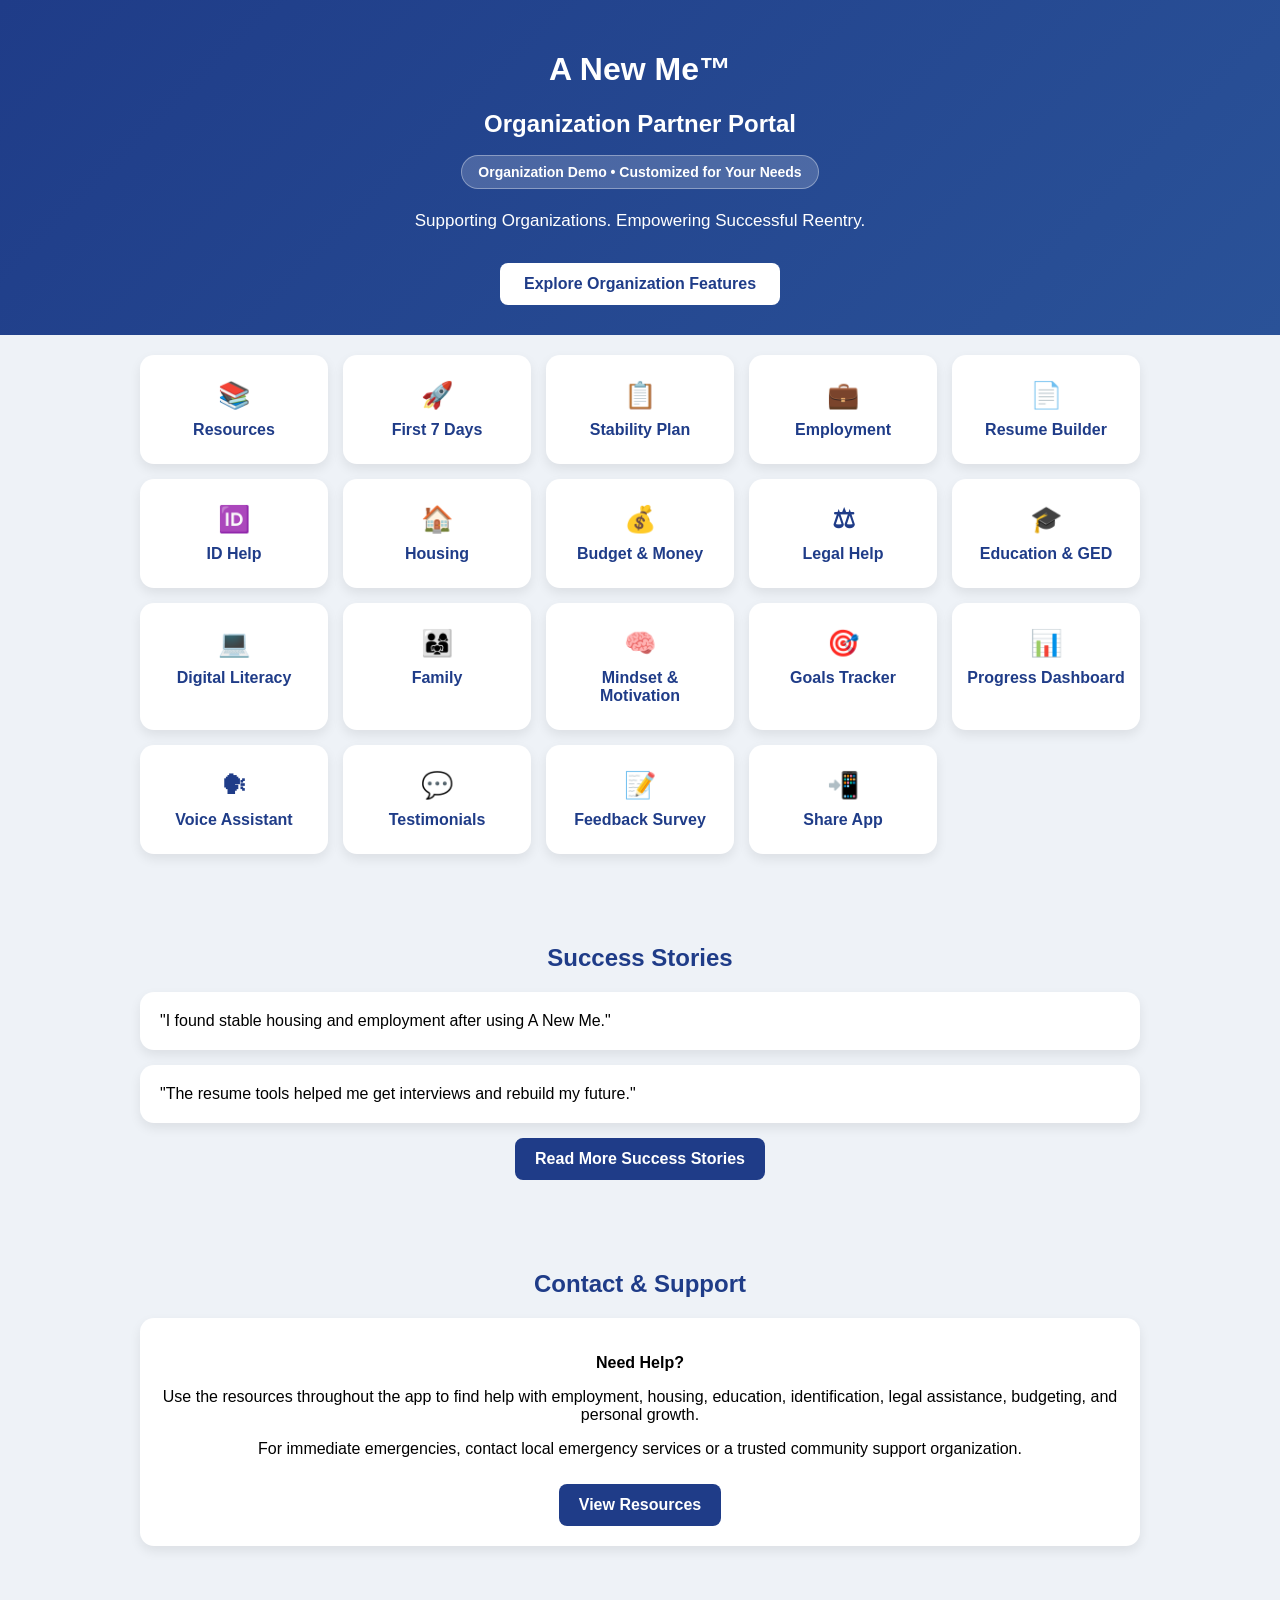
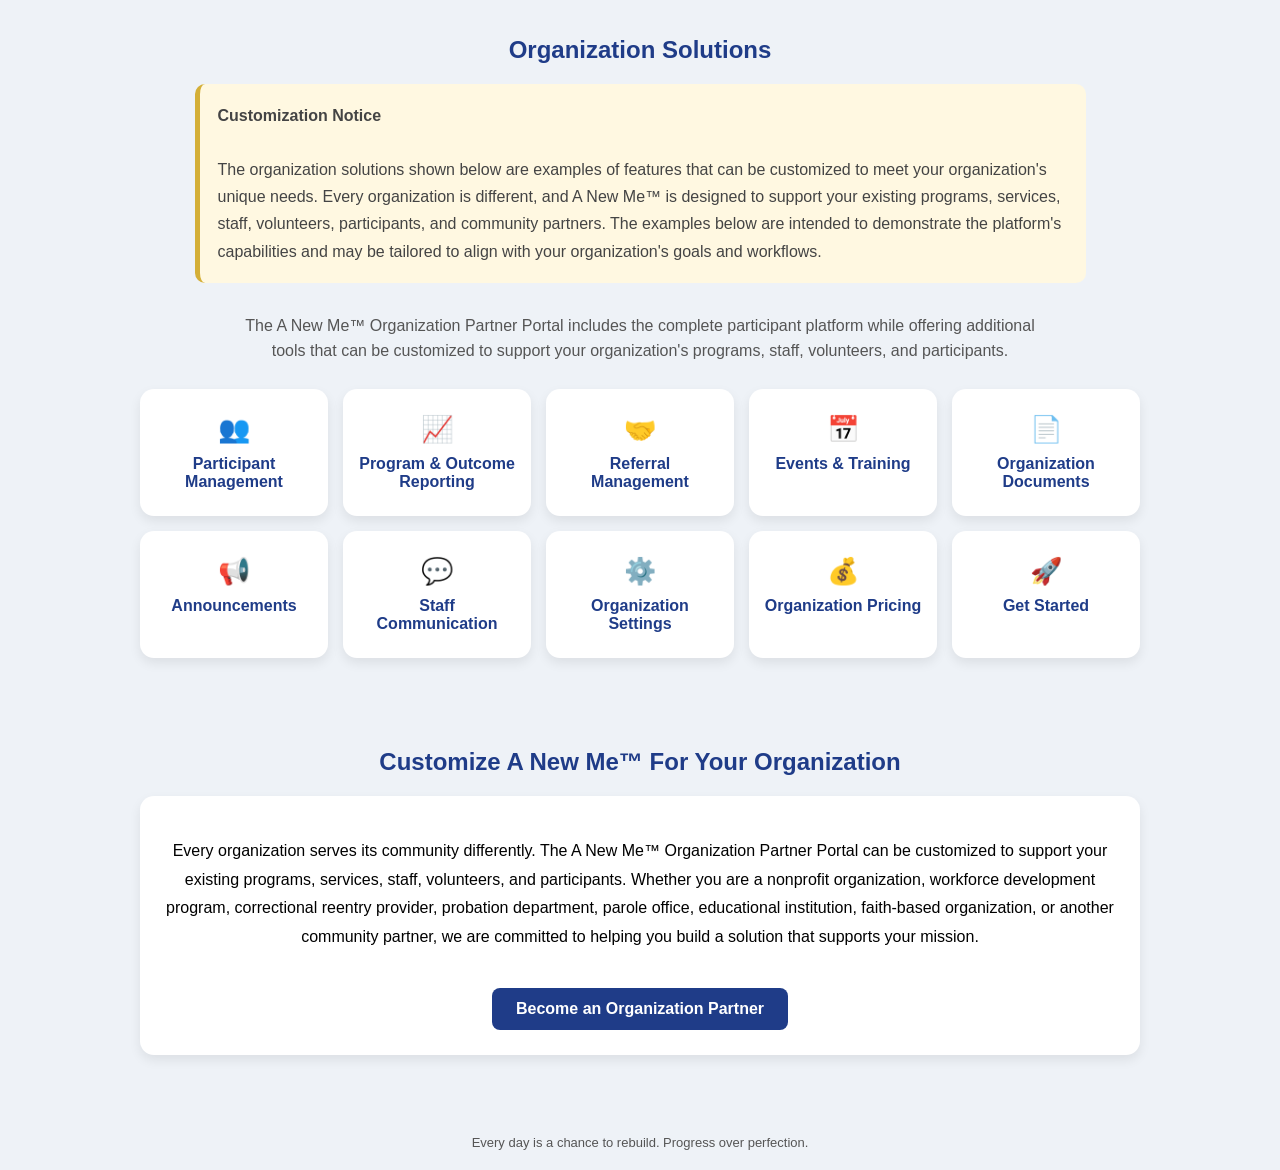
<file: index.html>
<!DOCTYPE html>
<html lang="en">
<head>
<meta charset="UTF-8">
<meta name="viewport" content="width=device-width, initial-scale=1.0">
<title>A New Me | Reentry Support</title>

<link rel="manifest" href="manifest.json">
<meta name="theme-color" content="#1f3c88">

<style>
body {
  margin: 0;
  font-family: 'Segoe UI', Arial, sans-serif;
  background: #eef2f7;
}

.header {
  background: linear-gradient(135deg, #1f3c88, #2a5298);
  color: white;
  text-align: center;
  padding: 30px 20px;
}

.get-started-btn {
  display: inline-block;
  margin-top: 15px;
  padding: 12px 24px;
  background: white;
  color: #1f3c88;
  text-decoration: none;
  border-radius: 8px;
  font-weight: bold;
}

.get-started-btn:hover {
  background: #f0f0f0;
}

.container {
  padding: 20px;
  max-width: 1000px;
  margin: auto;
}

.grid {
  display: grid;
  grid-template-columns: repeat(auto-fit, minmax(160px, 1fr));
  gap: 15px;
}

.card {
  background: white;
  padding: 25px 15px;
  border-radius: 14px;
  text-align: center;
  text-decoration: none;
  color: #1f3c88;
  font-weight: bold;
  box-shadow: 0 5px 12px rgba(0,0,0,0.08);
}

.card span {
  display: block;
  font-size: 26px;
  margin-bottom: 10px;
}

.footer {
  text-align: center;
  padding: 20px;
  font-size: 13px;
  color: #555;
}
</style>
</head>

<body>

<div class="header">
  <h1>A New Me™</h1>

  <h2 style="
    margin:10px 0 5px;
    font-size:24px;
    font-weight:600;
    color:#ffffff;
  ">
    Organization Partner Portal
  </h2>
<div style="
display:inline-block;
margin:12px 0;
padding:8px 16px;
background:rgba(255,255,255,0.18);
border:1px solid rgba(255,255,255,0.35);
border-radius:25px;
font-size:14px;
font-weight:600;
">

Organization Demo • Customized for Your Needs

</div>
  <p style="
    font-size:17px;
    margin-top:10px;
  ">
    Supporting Organizations. Empowering Successful Reentry.
  </p>

<a href="#organization-solutions" class="get-started-btn">
    Explore Organization Features
</a>
</div>

<div class="container">

<div class="grid">

<a href="resources.html" class="card"><span>📚</span>Resources</a>
<a href="start-here.html" class="card"><span>🚀</span>First 7 Days</a>
<a href="stability.html" class="card"><span>📋</span>Stability Plan</a>
<a href="employment.html" class="card"><span>💼</span>Employment</a>
<a href="resume.html" class="card"><span>📄</span>Resume Builder</a>
<a href="id-help.html" class="card"><span>🆔</span>ID Help</a>
<a href="housing.html" class="card"><span>🏠</span>Housing</a>
<a href="money.html" class="card"><span>💰</span>Budget & Money</a>
<a href="legal.html" class="card"><span>⚖</span>Legal Help</a>
<a href="education.html" class="card"><span>🎓</span>Education & GED</a>

<a href="digital-literacy.html" class="card"><span>💻</span>Digital Literacy</a>
<a href="family.html" class="card"><span>👨‍👩‍👧</span>Family</a>

<a href="mindset.html" class="card"><span>🧠</span>Mindset & Motivation</a>

<a href="goals.html" class="card"><span>🎯</span>Goals Tracker</a>

<a href="dashboard.html" class="card">
  <span>📊</span>
  Progress Dashboard
</a>

<a href="bot.html" class="card"><span>🗣</span>Voice Assistant</a>
<a href="testimonials.html" class="card"><span>💬</span>Testimonials</a>

<a href="https://docs.google.com/forms/d/e/1FAIpQLSdHkn_0W2xaXeeErb5x9hnT3I7CQLUm9-NyAA2E4jd549Jq8w/viewform"
   class="card"
   target="_blank">
  <span>📝</span>
  Feedback Survey
</a>

<a href="#" class="card" onclick="shareApp(); return false;">
  <span>📲</span>
  Share App
</a>

</div>

</div>

<!-- SUCCESS STORIES -->

<section style="
max-width:1000px;
margin:30px auto;
padding:20px;
">
<h2 style="
text-align:center;
color:#1f3c88;
margin-bottom:20px;
">
Success Stories
</h2>

<div style="
background:white;
padding:20px;
border-radius:14px;
box-shadow:0 5px 12px rgba(0,0,0,0.08);
margin-bottom:15px;
">
"I found stable housing and employment after using A New Me."
</div>

<div style="
background:white;
padding:20px;
border-radius:14px;
box-shadow:0 5px 12px rgba(0,0,0,0.08);
margin-bottom:15px;
">
"The resume tools helped me get interviews and rebuild my future."
</div>

<div style="text-align:center;">
<a href="testimonials.html"
style="
display:inline-block;
background:#1f3c88;
color:white;
padding:12px 20px;
text-decoration:none;
border-radius:8px;
font-weight:bold;
">
Read More Success Stories
</a>
</div>

</section>

<!-- CONTACT & SUPPORT -->
<section style="
max-width:1000px;
margin:20px auto;
padding:20px;
">

<h2 style="
text-align:center;
color:#1f3c88;
margin-bottom:20px;
">
Contact & Support
</h2>

<div style="
background:white;
padding:20px;
border-radius:14px;
box-shadow:0 5px 12px rgba(0,0,0,0.08);
text-align:center;
">

<p><strong>Need Help?</strong></p>

<p>
Use the resources throughout the app to find help with employment,
housing, education, identification, legal assistance, budgeting,
and personal growth.
</p>

<p>
For immediate emergencies, contact local emergency services
or a trusted community support organization.
</p>

<a href="resources.html"
style="
display:inline-block;
margin-top:10px;
background:#1f3c88;
color:white;
padding:12px 20px;
text-decoration:none;
border-radius:8px;
font-weight:bold;
">
View Resources
</a>

</div>

</section>

<!-- ==========================================
ORGANIZATION SOLUTIONS
========================================== -->

<section id="organization-solutions" style="
max-width:1000px;
margin:30px auto;
padding:20px;
">

<h2 style="
text-align:center;
color:#1f3c88;
margin-bottom:20px;
">
Organization Solutions
</h2>

 <div style="
background:#fff8e1;
border-left:5px solid #d4af37;
padding:18px;
border-radius:10px;
margin:20px auto 30px;
max-width:850px;
color:#444;
line-height:1.7;
">
<strong>Customization Notice</strong><br><br>

The organization solutions shown below are examples of features that can be customized to meet your organization's unique needs. Every organization is different, and A New Me™ is designed to support your existing programs, services, staff, volunteers, participants, and community partners.

The examples below are intended to demonstrate the platform's capabilities and may be tailored to align with your organization's goals and workflows.

</div>
  
<p style="
text-align:center;
max-width:800px;
margin:0 auto 25px;
color:#555;
line-height:1.6;
">

The A New Me™ Organization Partner Portal includes the complete participant platform while offering additional tools that can be customized to support your organization's programs, staff, volunteers, and participants.

</p>

<div class="grid">


<a href="participant-management.html" class="card">
    <span>👥</span>
    Participant Management
</a>

<a href="program-reporting.html" class="card">
    <span>📈</span>
    Program & Outcome Reporting
</a>

<a href="referral-management.html" class="card">
    <span>🤝</span>
    Referral Management
</a>

<a href="events-training.html" class="card">
    <span>📅</span>
    Events & Training
</a>

<a href="organization-documents.html" class="card">
    <span>📄</span>
    Organization Documents
</a>

<a href="announcements.html" class="card">
    <span>📢</span>
    Announcements
</a>

<a href="staff-communication.html" class="card">
    <span>💬</span>
    Staff Communication
</a>

<a href="organization-settings.html" class="card">
    <span>⚙️</span>
    Organization Settings
</a>


<a href="Pricing.html" class="card">
    <span>💰</span>
    Organization Pricing
</a>

<a href="GetStarted.html" class="card">
    <span>🚀</span>
    Get Started
</a>

</div>  

</section>

<!-- ==========================================
BECOME AN ORGANIZATION PARTNER
========================================== -->

<section style="
max-width:1000px;
margin:20px auto 40px;
padding:20px;
">

<h2 style="
text-align:center;
color:#1f3c88;
margin-bottom:20px;
">
Customize A New Me™ For Your Organization
</h2>

<div style="
background:white;
padding:25px;
border-radius:14px;
box-shadow:0 5px 12px rgba(0,0,0,0.08);
text-align:center;
">

<p style="line-height:1.8;">

Every organization serves its community differently.

The A New Me™ Organization Partner Portal can be customized to support your existing programs, services, staff, volunteers, and participants.

Whether you are a nonprofit organization, workforce development program, correctional reentry provider, probation department, parole office, educational institution, faith-based organization, or another community partner, we are committed to helping you build a solution that supports your mission.

</p>

<a href="organization-partner.html"
style="
display:inline-block;
margin-top:20px;
background:#1f3c88;
color:white;
padding:12px 24px;
text-decoration:none;
border-radius:8px;
font-weight:bold;
">

Become an Organization Partner

</a>

</div>

</section>

<div class="footer">
  Every day is a chance to rebuild. Progress over perfection.
</div>

<script>
if ('serviceWorker' in navigator) {
  navigator.serviceWorker.register('service-worker.js');
}

function shareApp() {
  const url = window.location.href;

  if (navigator.share) {
    navigator.share({
      title: 'A New Me',
      text: 'Rebuilding. Restoring. Moving Forward.',
      url: url
    });
  } else {
    navigator.clipboard.writeText(url);
    alert('Link copied!');
  }
}

document.addEventListener("DOMContentLoaded", () => {
  const input = document.getElementById("mainSearch");
  if (!input) return;

  input.addEventListener("keypress", function(e) {
    if (e.key === "Enter") {
      const q = input.value.toLowerCase();

      const routes = {
        job:'employment.html',
        resume:'resume.html',
        housing:'housing.html',
        id:'id-help.html',
        money:'money.html',
        court:'legal.html',
        ged:'education.html',
        family:'family.html',
        mindset:'mindset.html',
        motivation:'mindset.html',
        goal:'goals.html',
        digital:'digital-literacy.html'
      };

      for (let key in routes) {
        if (q.includes(key)) {
          location.href = routes[key];
          return;
        }
      }

      alert("No match found");
    }
  });
});
</script>

</body>
</html>
</file>
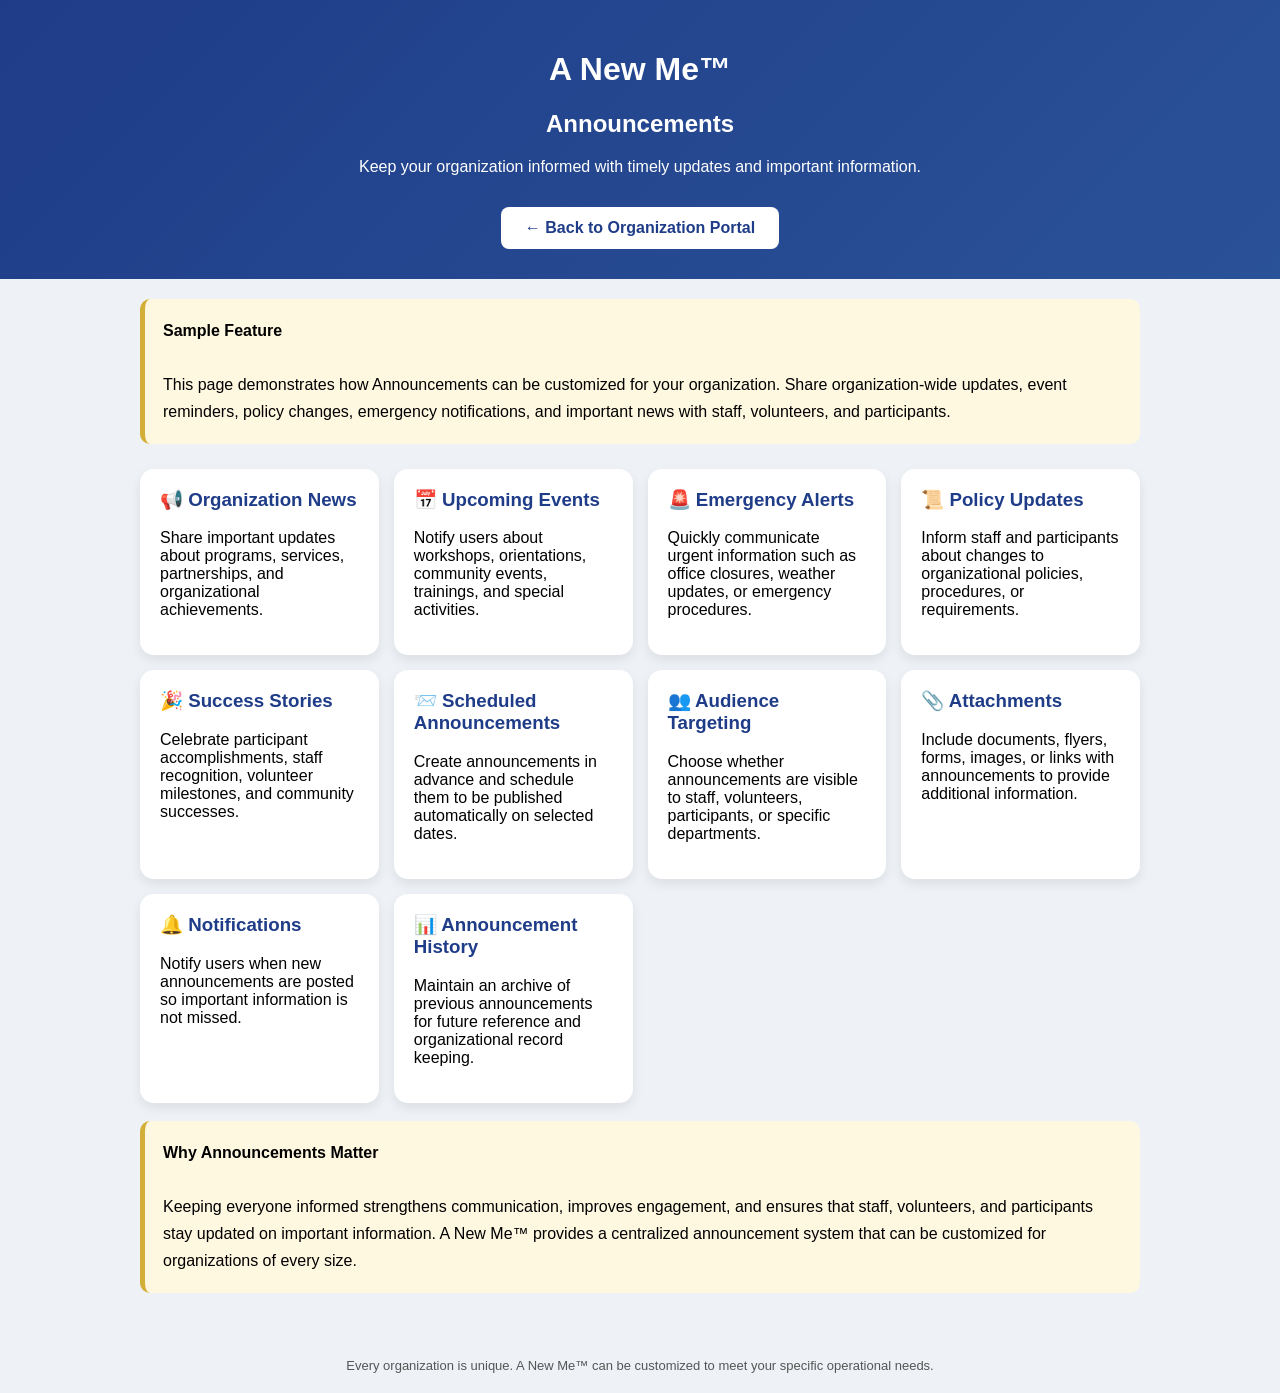
<file: announcements.html>
<!DOCTYPE html>
<html lang="en">
<head>
<meta charset="UTF-8">
<meta name="viewport" content="width=device-width, initial-scale=1.0">

<title>Announcements | A New Me™</title>

<style>
body{
    margin:0;
    font-family:'Segoe UI',Arial,sans-serif;
    background:#eef2f7;
}

.header{
    background:linear-gradient(135deg,#1f3c88,#2a5298);
    color:white;
    text-align:center;
    padding:30px 20px;
}

.back-btn{
    display:inline-block;
    margin-top:15px;
    padding:12px 24px;
    background:white;
    color:#1f3c88;
    text-decoration:none;
    border-radius:8px;
    font-weight:bold;
}

.container{
    max-width:1000px;
    margin:auto;
    padding:20px;
}

.grid{
    display:grid;
    grid-template-columns:repeat(auto-fit,minmax(220px,1fr));
    gap:15px;
}

.card{
    background:white;
    padding:20px;
    border-radius:14px;
    box-shadow:0 5px 12px rgba(0,0,0,.08);
}

.card h3{
    margin-top:0;
    color:#1f3c88;
}

.notice{
    background:#fff8e1;
    border-left:5px solid #d4af37;
    padding:18px;
    border-radius:10px;
    margin-bottom:25px;
    line-height:1.7;
}

.footer{
    text-align:center;
    padding:20px;
    font-size:13px;
    color:#555;
}
</style>

</head>

<body>

<div class="header">

<h1>A New Me™</h1>

<h2>Announcements</h2>

<p>
Keep your organization informed with timely updates and important information.
</p>

<a href="index.html" class="back-btn">
← Back to Organization Portal
</a>

</div>

<div class="container">

<div class="notice">

<strong>Sample Feature</strong><br><br>

This page demonstrates how Announcements can be customized for your organization. Share organization-wide updates, event reminders, policy changes, emergency notifications, and important news with staff, volunteers, and participants.

</div>

<div class="grid">

<div class="card">
<h3>📢 Organization News</h3>
<p>
Share important updates about programs, services, partnerships, and organizational achievements.
</p>
</div>

<div class="card">
<h3>📅 Upcoming Events</h3>
<p>
Notify users about workshops, orientations, community events, trainings, and special activities.
</p>
</div>

<div class="card">
<h3>🚨 Emergency Alerts</h3>
<p>
Quickly communicate urgent information such as office closures, weather updates, or emergency procedures.
</p>
</div>

<div class="card">
<h3>📜 Policy Updates</h3>
<p>
Inform staff and participants about changes to organizational policies, procedures, or requirements.
</p>
</div>

<div class="card">
<h3>🎉 Success Stories</h3>
<p>
Celebrate participant accomplishments, staff recognition, volunteer milestones, and community successes.
</p>
</div>

<div class="card">
<h3>📨 Scheduled Announcements</h3>
<p>
Create announcements in advance and schedule them to be published automatically on selected dates.
</p>
</div>

<div class="card">
<h3>👥 Audience Targeting</h3>
<p>
Choose whether announcements are visible to staff, volunteers, participants, or specific departments.
</p>
</div>

<div class="card">
<h3>📎 Attachments</h3>
<p>
Include documents, flyers, forms, images, or links with announcements to provide additional information.
</p>
</div>

<div class="card">
<h3>🔔 Notifications</h3>
<p>
Notify users when new announcements are posted so important information is not missed.
</p>
</div>

<div class="card">
<h3>📊 Announcement History</h3>
<p>
Maintain an archive of previous announcements for future reference and organizational record keeping.
</p>
</div>

</div>

<br>

<div class="notice">

<strong>Why Announcements Matter</strong><br><br>

Keeping everyone informed strengthens communication, improves engagement, and ensures that staff, volunteers, and participants stay updated on important information. A New Me™ provides a centralized announcement system that can be customized for organizations of every size.

</div>

</div>

<div class="footer">
Every organization is unique. A New Me™ can be customized to meet your specific operational needs.
</div>

</body>
</html>
</file>
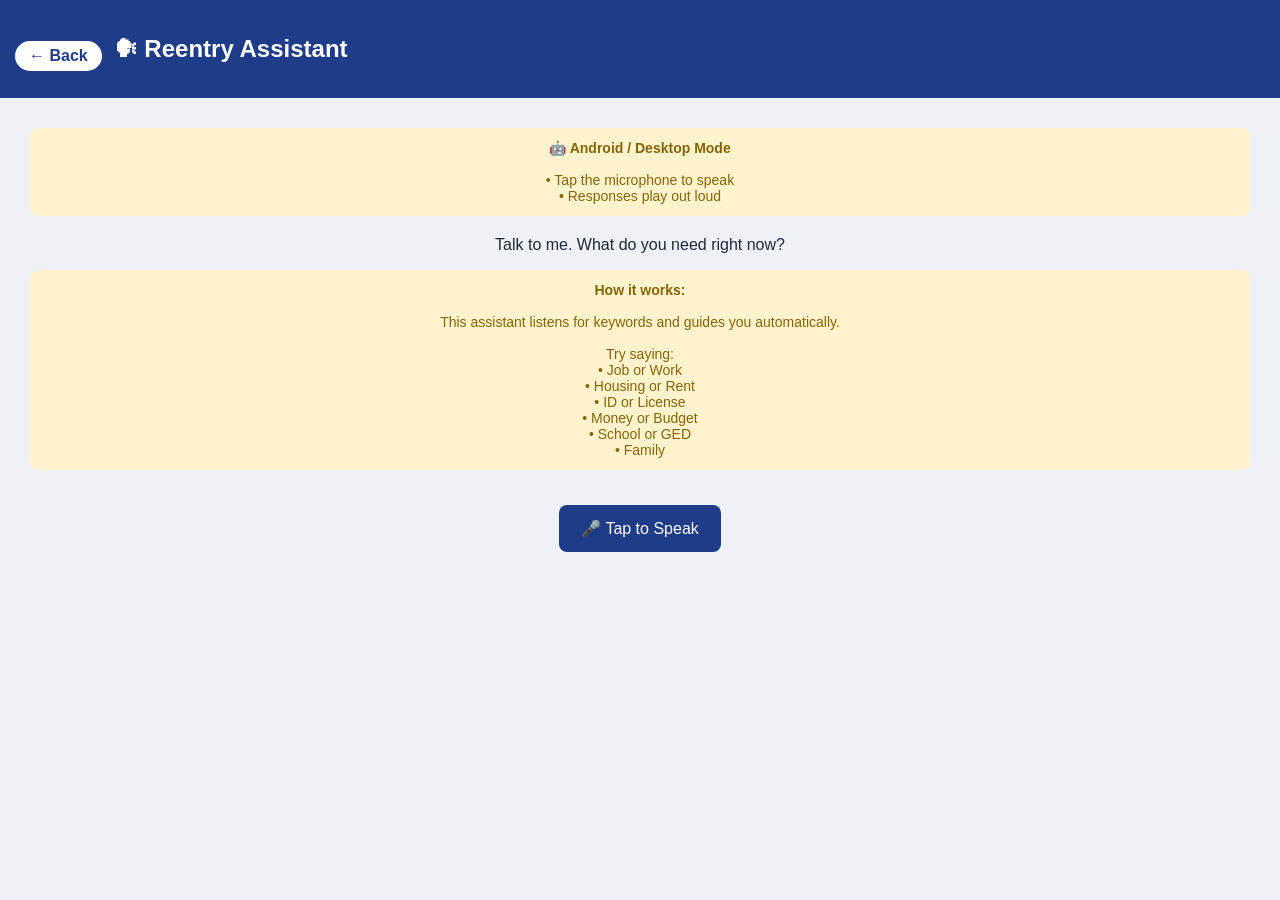
<file: bot.html>
<!DOCTYPE html>
<html>
<head>
<meta charset="UTF-8">
<meta name="viewport" content="width=device-width, initial-scale=1.0">
<title>Voice Assistant | A New Me</title>

<style>
:root {
  --brand: #1f3c88;
  --bg: #eef2f7;
  --text: #1f2937;
}

body {
    margin: 0;
    font-family: Arial, sans-serif;
    background: var(--bg);
    text-align: center;
    color: var(--text);
}

/* HEADER MATCHED */
.app-header {
  display: flex;
  align-items: center;
  gap: 12px;
  background: var(--brand);
  color: white;
  padding: 15px;
}

.back-btn {
  background: white;
  color: var(--brand);
  border: none;
  padding: 6px 14px;
  border-radius: 20px;
  cursor: pointer;
  font-weight: bold;
}

.container {
    padding: 30px;
}

button {
    background: var(--brand);
    color: white;
    border: none;
    padding: 14px 22px;
    border-radius: 8px;
    font-size: 16px;
    cursor: pointer;
    margin-top: 15px;
}

.status {
    margin-top: 20px;
    font-weight: bold;
}

.transcript {
    margin-top: 20px;
    color: #333;
    white-space: pre-line;
    text-align: left;
    max-width: 600px;
    margin-left: auto;
    margin-right: auto;
}

.notice {
    background: #fff3cd;
    color: #856404;
    padding: 12px;
    border-radius: 8px;
    margin-bottom: 20px;
    font-size: 14px;
}
</style>
</head>

<body>

<!-- MATCHED HEADER -->
<header class="app-header">
  <button type="button" onclick="goBack()" class="back-btn">&larr; Back</button>
  <h2>🗣 Reentry Assistant</h2>
</header>

<div class="container">

<div id="deviceNotice" class="notice"></div>

<p>Talk to me. What do you need right now?</p>

<div class="notice">
<strong>How it works:</strong><br><br>
This assistant listens for keywords and guides you automatically.<br><br>
Try saying:<br>
• Job or Work<br>
• Housing or Rent<br>
• ID or License<br>
• Money or Budget<br>
• School or GED<br>
• Family
</div>

<button onclick="startListening()">🎤 Tap to Speak</button>

<div class="status" id="status"></div>
<div class="transcript" id="transcript"></div>

</div>

<script>

const statusDiv = document.getElementById("status");
const transcriptDiv = document.getElementById("transcript");
const deviceNotice = document.getElementById("deviceNotice");

const isIOS = /iphone|ipad|ipod/i.test(navigator.userAgent);

/* DEVICE NOTICE */
if (isIOS) {
    deviceNotice.innerHTML = `
        <strong>📱 iPhone Mode</strong><br><br>
        • Tap the microphone to speak<br>
        • Responses appear in text<br>
        • Voice playback limited by iOS
    `;
} else {
    deviceNotice.innerHTML = `
        <strong>🤖 Android / Desktop Mode</strong><br><br>
        • Tap the microphone to speak<br>
        • Responses play out loud
    `;
}

/* SPEAK FUNCTION */
function speak(text, redirectPage) {

    transcriptDiv.innerText += "\nAI: " + text;

    if (isIOS) {
        if (redirectPage) {
            setTimeout(() => {
                window.location.href = redirectPage;
            }, 1200);
        }
        return;
    }

    const speech = new SpeechSynthesisUtterance(text);
    speech.rate = 0.95;
    window.speechSynthesis.speak(speech);

    speech.onend = function() {
        if (redirectPage) {
            setTimeout(() => {
                window.location.href = redirectPage;
            }, 800);
        }
    };
}

/* LISTENING */
function startListening() {

    const SpeechRecognition = window.SpeechRecognition || window.webkitSpeechRecognition;

    if (!SpeechRecognition) {
        alert("Speech recognition not supported. Use Safari on iPhone or Chrome on Android.");
        return;
    }

    const recognition = new SpeechRecognition();
    recognition.lang = "en-US";
    recognition.interimResults = false;
    recognition.continuous = false;

    statusDiv.innerText = "Listening...";
    recognition.start();

    recognition.onresult = function(event) {
        const message = event.results[0][0].transcript.toLowerCase();
        transcriptDiv.innerText += "\nYou: " + message;
        statusDiv.innerText = "";
        setTimeout(() => routeUser(message), 400);
    };

    recognition.onerror = function() {
        statusDiv.innerText = "Speech failed. Try again.";
    };
}

/* ROUTING */
function routeUser(message) {

    if (message.includes("overwhelmed") || message.includes("stressed")) {
        speak("Take a breath. You are not alone. Do you need housing, a job, or ID help?");
        return;
    }

    if (message.includes("job") || message.includes("work")) {
        speak("Let’s get you working again.", "employment.html");
        return;
    }

    if (message.includes("id") || message.includes("license")) {
        speak("Let’s handle your ID.", "id-help.html");
        return;
    }

    if (message.includes("house") || message.includes("rent")) {
        speak("Opening housing options.", "housing.html");
        return;
    }

    if (message.includes("money") || message.includes("budget")) {
        speak("Let’s get your money organized.", "money.html");
        return;
    }

    if (message.includes("school") || message.includes("ged")) {
        speak("Education opens doors.", "education.html");
        return;
    }

    if (message.includes("family")) {
        speak("Family matters. Taking you there now.", "family.html");
        return;
    }

    speak("Try saying job, housing, ID, money, education, or family.");
}

/* SAME BACK FUNCTION AS YOUR OTHER PAGES */
function goBack() {
  if (window.history.length > 1) {
    window.history.back();
    return;
  }
  window.location.href = 'index.html';
}

</script>

</body>
</html>
</file>
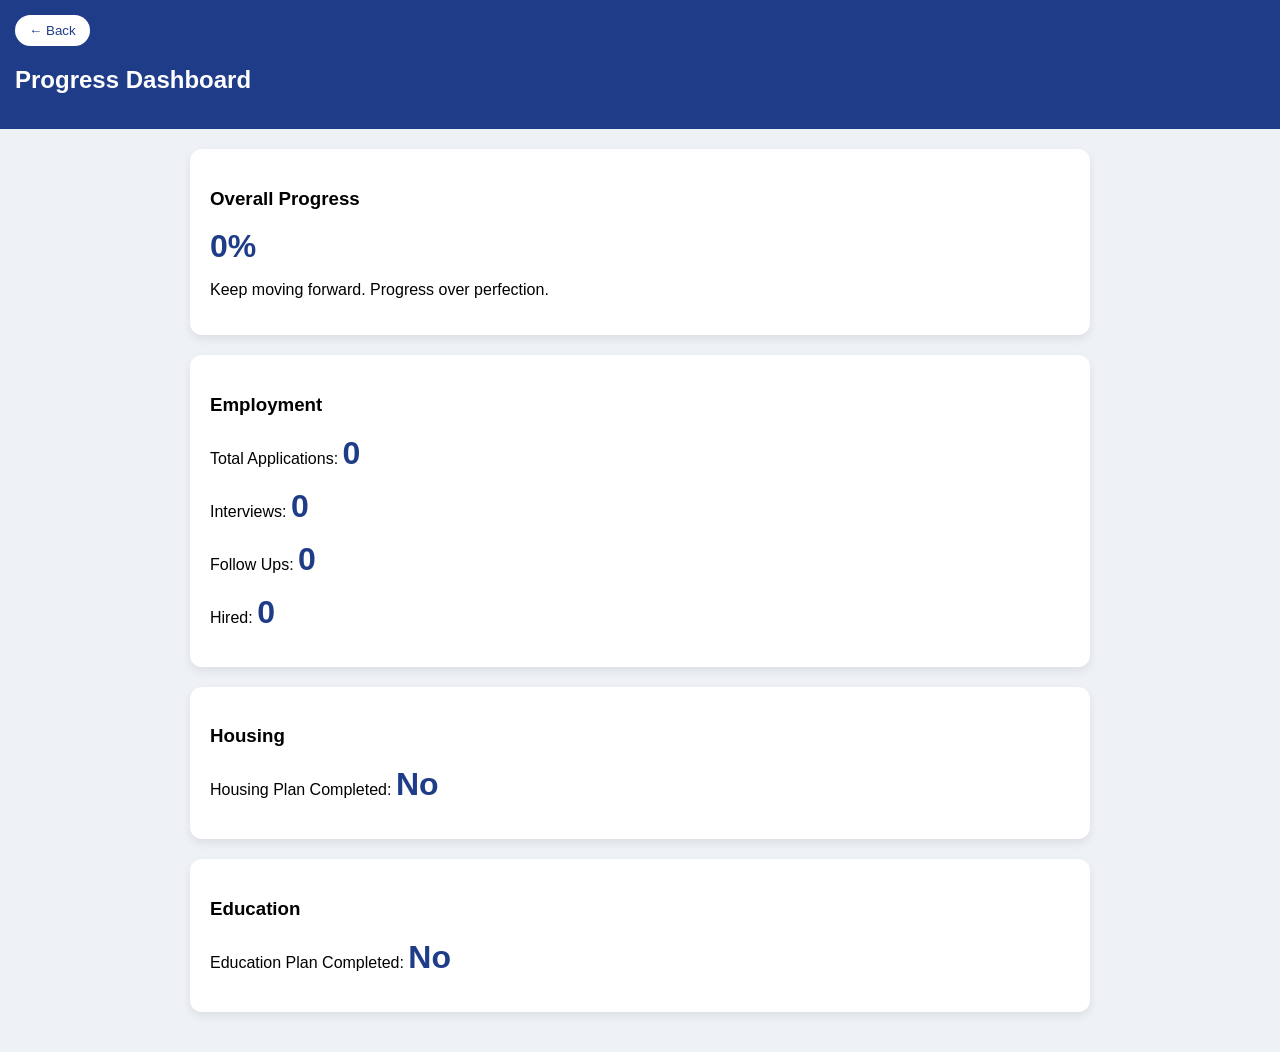
<file: dashboard.html>
<!DOCTYPE html>
<html lang="en">
<head>
<meta charset="UTF-8">
<meta name="viewport" content="width=device-width, initial-scale=1.0">
<title>Progress Dashboard | A New Me</title>

<style>
body{
  margin:0;
  font-family:Arial,sans-serif;
  background:#eef2f7;
}

.header{
  background:#1f3c88;
  color:white;
  padding:15px;
}

.container{
  max-width:900px;
  margin:auto;
  padding:20px;
}

.card{
  background:white;
  padding:20px;
  border-radius:12px;
  margin-bottom:20px;
  box-shadow:0 4px 10px rgba(0,0,0,.08);
}

.big{
  font-size:32px;
  font-weight:bold;
  color:#1f3c88;
}

.back-btn{
  background:white;
  color:#1f3c88;
  border:none;
  padding:8px 14px;
  border-radius:20px;
  cursor:pointer;
}
</style>

</head>

<body>

<div class="header">
  <button onclick="history.back()" class="back-btn">
    ← Back
  </button>

  <h2>Progress Dashboard</h2>
</div>

<div class="container">

  <div class="card">
    <h3>Overall Progress</h3>

    <p>
      <span class="big" id="overallProgress">0%</span>
    </p>

    <p>
      Keep moving forward. Progress over perfection.
    </p>
  </div>

  <div class="card">
    <h3>Employment</h3>

    <p>
      Total Applications:
      <span class="big" id="employmentTotal">0</span>
    </p>

    <p>
      Interviews:
      <span class="big" id="employmentInterviews">0</span>
    </p>

    <p>
      Follow Ups:
      <span class="big" id="employmentFollowUps">0</span>
    </p>

    <p>
      Hired:
      <span class="big" id="employmentHired">0</span>
    </p>
  </div>

  <div class="card">
    <h3>Housing</h3>

    <p>
      Housing Plan Completed:
      <span class="big" id="housingStatus">No</span>
    </p>
  </div>

  <div class="card">
    <h3>Education</h3>

    <p>
      Education Plan Completed:
      <span class="big" id="educationStatus">No</span>
    </p>
  </div>

</div>

<script>

document.getElementById('employmentTotal').innerText =
  localStorage.getItem('employmentTotal') || 0;

document.getElementById('employmentInterviews').innerText =
  localStorage.getItem('employmentInterviews') || 0;

document.getElementById('employmentFollowUps').innerText =
  localStorage.getItem('employmentFollowUps') || 0;

document.getElementById('employmentHired').innerText =
  localStorage.getItem('employmentHired') || 0;

document.getElementById('housingStatus').innerText =
  localStorage.getItem('housingPlanCompleted') || 'No';

document.getElementById('educationStatus').innerText =
  localStorage.getItem('educationPlanCompleted') || 'No';

let completed = 0;

if ((localStorage.getItem('housingPlanCompleted') || 'No') === 'Yes') {
  completed++;
}

if ((localStorage.getItem('educationPlanCompleted') || 'No') === 'Yes') {
  completed++;
}

if (Number(localStorage.getItem('employmentTotal') || 0) > 0) {
  completed++;
}

const progress = Math.round((completed / 3) * 100);

document.getElementById('overallProgress').innerText =
  progress + '%';

</script>

</body>
</html>
</file>
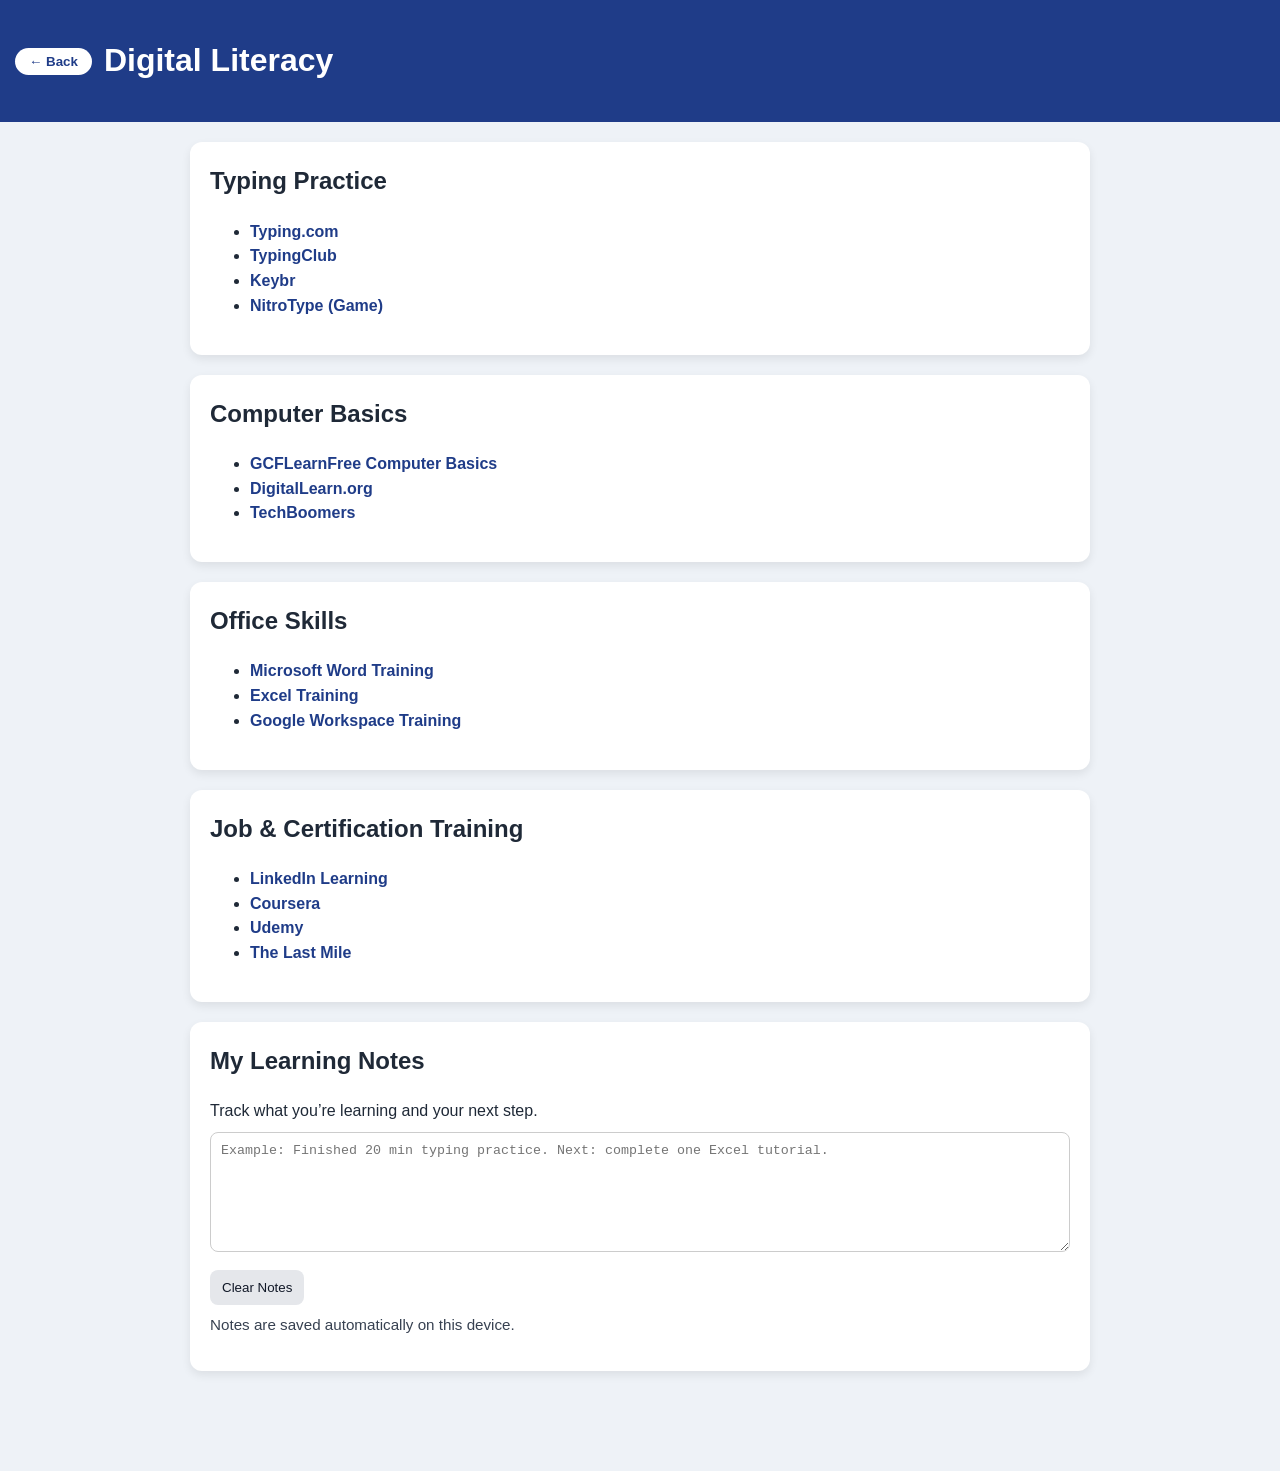
<file: digital-literacy.html>
<!DOCTYPE html>
<html lang="en">
<head>
<meta charset="UTF-8">
<meta name="viewport" content="width=device-width, initial-scale=1.0">
<title>Digital Literacy | A New Me</title>

<style>
:root {
  --brand: #1f3c88;
  --bg: #eef2f7;
  --text: #1f2937;
}

body {
  margin: 0;
  font-family: Arial, sans-serif;
  background: var(--bg);
  color: var(--text);
  line-height: 1.55;
}

.app-header {
  display: flex;
  align-items: center;
  gap: 12px;
  background: var(--brand);
  color: white;
  padding: 15px;
}

.back-btn {
  background: white;
  color: var(--brand);
  border: none;
  padding: 6px 14px;
  border-radius: 20px;
  cursor: pointer;
  font-weight: bold;
}

.container {
  padding: 20px;
  max-width: 900px;
  margin: auto;
  padding-bottom: 80px;
}

.card {
  background: white;
  padding: 20px;
  border-radius: 12px;
  margin-bottom: 20px;
  box-shadow: 0 4px 10px rgba(0,0,0,0.08);
}

.card h2 {
  margin-top: 0;
}

textarea {
  width: 100%;
  padding: 10px;
  border-radius: 8px;
  border: 1px solid #ccc;
  margin-top: 8px;
  min-height: 120px;
  box-sizing: border-box;
}

a {
  color: var(--brand);
  font-weight: bold;
  text-decoration: none;
}

a:hover,
a:focus {
  text-decoration: underline;
}

.actions {
  display: flex;
  gap: 10px;
  margin-top: 10px;
}

button.secondary {
  background: #e5e7eb;
  color: #111827;
  border: none;
  border-radius: 8px;
  padding: 10px 12px;
  cursor: pointer;
}

.status {
  margin-top: 8px;
  font-size: 0.95rem;
  color: #374151;
}
</style>
</head>

<body>

<header class="app-header">
  <button type="button" onclick="goBack()" class="back-btn" aria-label="Go back">&larr; Back</button>
  <h1>Digital Literacy</h1>
</header>

<main class="container">

<section class="card">
<h2>Typing Practice</h2>
<ul>
<li><a href="https://www.typing.com/" target="_blank" rel="noopener noreferrer">Typing.com</a></li>
<li><a href="https://www.typingclub.com/" target="_blank" rel="noopener noreferrer">TypingClub</a></li>
<li><a href="https://www.keybr.com/" target="_blank" rel="noopener noreferrer">Keybr</a></li>
<li><a href="https://www.nitrotype.com/" target="_blank" rel="noopener noreferrer">NitroType (Game)</a></li>
</ul>
</section>

<section class="card">
<h2>Computer Basics</h2>
<ul>
<li><a href="https://edu.gcfglobal.org/en/topics/computers/" target="_blank" rel="noopener noreferrer">GCFLearnFree Computer Basics</a></li>
<li><a href="https://www.digitallearn.org/" target="_blank" rel="noopener noreferrer">DigitalLearn.org</a></li>
<li><a href="https://www.techboomers.com/" target="_blank" rel="noopener noreferrer">TechBoomers</a></li>
</ul>
</section>

<section class="card">
<h2>Office Skills</h2>
<ul>
<li><a href="https://edu.gcfglobal.org/en/word/" target="_blank" rel="noopener noreferrer">Microsoft Word Training</a></li>
<li><a href="https://edu.gcfglobal.org/en/excel/" target="_blank" rel="noopener noreferrer">Excel Training</a></li>
<li><a href="https://workspace.google.com/training/" target="_blank" rel="noopener noreferrer">Google Workspace Training</a></li>
</ul>
</section>

<section class="card">
<h2>Job & Certification Training</h2>
<ul>
<li><a href="https://www.linkedin.com/learning/" target="_blank" rel="noopener noreferrer">LinkedIn Learning</a></li>
<li><a href="https://www.coursera.org/" target="_blank" rel="noopener noreferrer">Coursera</a></li>
<li><a href="https://www.udemy.com/" target="_blank" rel="noopener noreferrer">Udemy</a></li>
<li><a href="https://www.the-last-mile.org/" target="_blank" rel="noopener noreferrer">The Last Mile</a></li>
</ul>
</section>

<section class="card">
<h2>My Learning Notes</h2>
<label for="notes">Track what you’re learning and your next step.</label>
<textarea id="notes" placeholder="Example: Finished 20 min typing practice. Next: complete one Excel tutorial."></textarea>
<div class="actions">
  <button type="button" class="secondary" id="clearNotesBtn">Clear Notes</button>
</div>
<p class="status" id="saveStatus" aria-live="polite">Notes are saved automatically on this device.</p>
</section>

</main>

<script>
function goBack() {
  if (window.history.length > 1) {
    window.history.back();
    return;
  }
  window.location.href = 'index.html';
}

const notesArea = document.getElementById('notes');
const saveStatus = document.getElementById('saveStatus');
const clearNotesBtn = document.getElementById('clearNotesBtn');

function saveNotes() {
  localStorage.setItem('digitalNotes', notesArea.value);
  saveStatus.textContent = `Saved at ${new Date().toLocaleTimeString()}.`;
}

function loadNotes() {
  const saved = localStorage.getItem('digitalNotes');
  if (saved) {
    notesArea.value = saved;
    saveStatus.textContent = 'Loaded your previous notes from this device.';
  }
}

function clearNotes() {
  notesArea.value = '';
  localStorage.removeItem('digitalNotes');
  saveStatus.textContent = 'Notes cleared.';
}

notesArea.addEventListener('input', saveNotes);
clearNotesBtn.addEventListener('click', clearNotes);
loadNotes();
</script>

</body>
</html>
</file>
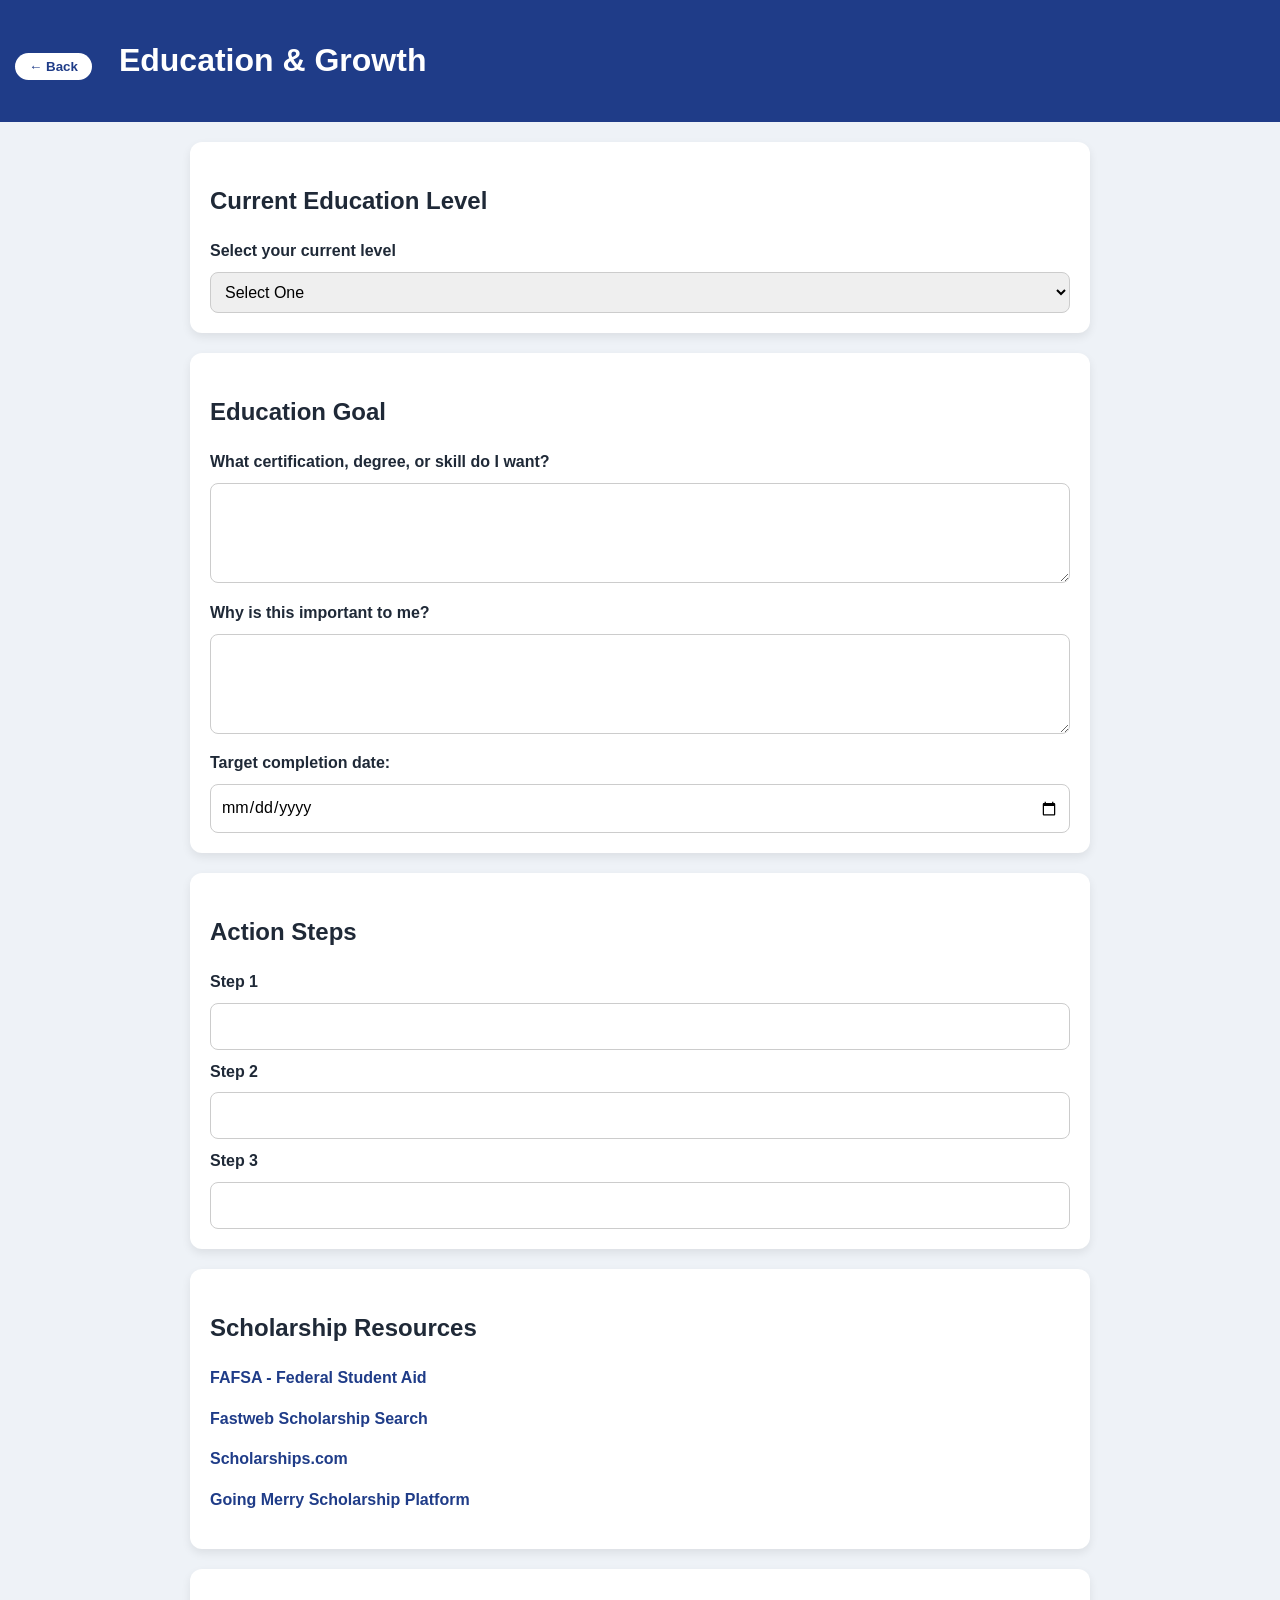
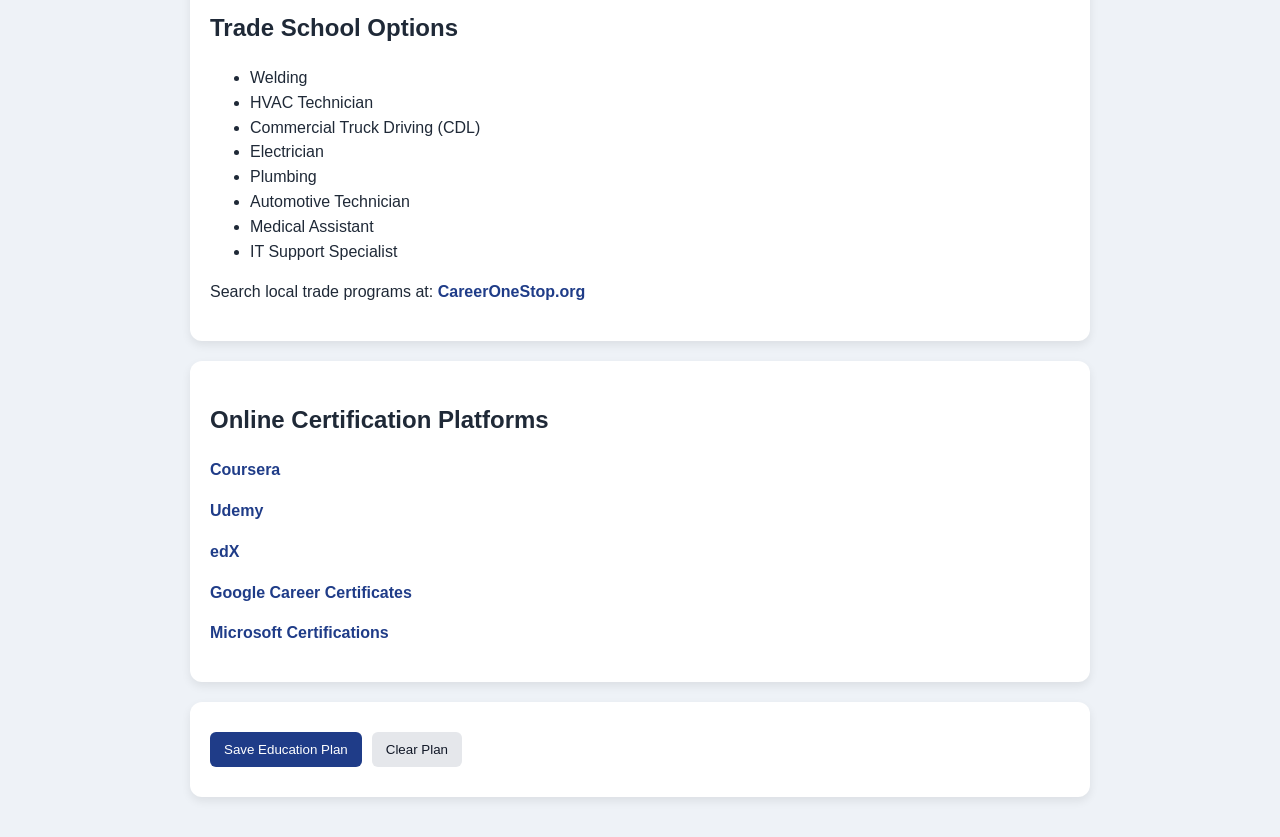
<file: education.html>
<!DOCTYPE html>
<html lang="en">
<head>
<meta charset="UTF-8">
<meta name="viewport" content="width=device-width, initial-scale=1.0">
<title>Education Plan | A New Me</title>

<style>
:root {
  --brand: #1f3c88;
  --bg: #eef2f7;
  --text: #1f2937;
  --card-shadow: 0 4px 10px rgba(0, 0, 0, 0.08);
}

body {
  margin: 0;
  font-family: Arial, sans-serif;
  background: var(--bg);
  color: var(--text);
  line-height: 1.55;
}

.app-header {
  display: flex;
  align-items: center;
  gap: 12px;
  background: var(--brand);
  color: white;
  padding: 15px;
}

.back-btn {
  background: white;
  color: var(--brand);
  border: none;
  padding: 6px 14px;
  border-radius: 20px;
  cursor: pointer;
  margin-right: 15px;
  font-weight: bold;
}

.container {
  padding: 20px;
  max-width: 900px;
  margin: auto;
}

.card {
  background: white;
  padding: 20px;
  border-radius: 12px;
  margin-bottom: 20px;
  box-shadow: var(--card-shadow);
}

label {
  display: block;
  margin-top: 10px;
  font-weight: 600;
}

textarea,
input,
select {
  width: 100%;
  padding: 10px;
  margin-top: 8px;
  border-radius: 8px;
  border: 1px solid #ccc;
  box-sizing: border-box;
  font: inherit;
}

textarea {
  min-height: 100px;
}

button {
  background: var(--brand);
  color: white;
  border: none;
  padding: 10px 14px;
  border-radius: 6px;
  cursor: pointer;
  margin-top: 10px;
}

button.secondary {
  background: #e5e7eb;
  color: #111827;
}

.actions {
  display: flex;
  gap: 10px;
  flex-wrap: wrap;
}

.success {
  margin-top: 10px;
  color: #166534;
  font-weight: bold;
}

a {
  color: var(--brand);
  text-decoration: none;
  font-weight: bold;
}

a:hover,
a:focus {
  text-decoration: underline;
}

button:focus,
input:focus,
select:focus,
textarea:focus {
  outline: 3px solid #93c5fd;
  outline-offset: 2px;
}

@media (max-width: 600px) {
  .app-header {
    padding: 12px;
  }

  .app-header h1 {
    font-size: 1.1rem;
  }

  .container {
    padding: 14px;
  }

  .card {
    padding: 16px;
  }
}
</style>
</head>

<body>

<header class="app-header">
  <button type="button" onclick="goBack()" class="back-btn" aria-label="Go back">&larr; Back</button>
  <h1>Education & Growth</h1>
</header>

<main class="container">

<section class="card">
<h2>Current Education Level</h2>
<label for="educationLevel">Select your current level</label>
<select id="educationLevel">
<option value="">Select One</option>
<option>Less than High School</option>
<option>High School Diploma / GED</option>
<option>Some College</option>
<option>Associate Degree</option>
<option>Bachelor's Degree</option>
<option>Trade / Certification</option>
</select>
</section>

<section class="card">
<h2>Education Goal</h2>
<label for="educationGoal">What certification, degree, or skill do I want?</label>
<textarea id="educationGoal"></textarea>

<label for="educationWhy">Why is this important to me?</label>
<textarea id="educationWhy"></textarea>

<label for="educationDate">Target completion date:</label>
<input type="date" id="educationDate">
</section>

<section class="card">
<h2>Action Steps</h2>
<label for="step1">Step 1</label>
<input type="text" id="step1">

<label for="step2">Step 2</label>
<input type="text" id="step2">

<label for="step3">Step 3</label>
<input type="text" id="step3">
</section>

<section class="card">
<h2>Scholarship Resources</h2>
<p><a href="https://studentaid.gov/" target="_blank" rel="noopener noreferrer">FAFSA - Federal Student Aid</a></p>
<p><a href="https://www.fastweb.com/" target="_blank" rel="noopener noreferrer">Fastweb Scholarship Search</a></p>
<p><a href="https://www.scholarships.com/" target="_blank" rel="noopener noreferrer">Scholarships.com</a></p>
<p><a href="https://www.goingmerry.com/" target="_blank" rel="noopener noreferrer">Going Merry Scholarship Platform</a></p>
</section>

<section class="card">
<h2>Trade School Options</h2>
<ul>
<li>Welding</li>
<li>HVAC Technician</li>
<li>Commercial Truck Driving (CDL)</li>
<li>Electrician</li>
<li>Plumbing</li>
<li>Automotive Technician</li>
<li>Medical Assistant</li>
<li>IT Support Specialist</li>
</ul>
<p>
Search local trade programs at:
<a href="https://www.careeronestop.org/" target="_blank" rel="noopener noreferrer">CareerOneStop.org</a>
</p>
</section>

<section class="card">
<h2>Online Certification Platforms</h2>
<p><a href="https://www.coursera.org/" target="_blank" rel="noopener noreferrer">Coursera</a></p>
<p><a href="https://www.udemy.com/" target="_blank" rel="noopener noreferrer">Udemy</a></p>
<p><a href="https://www.edx.org/" target="_blank" rel="noopener noreferrer">edX</a></p>
<p><a href="https://grow.google/certificates/" target="_blank" rel="noopener noreferrer">Google Career Certificates</a></p>
<p><a href="https://www.microsoft.com/en-us/learning" target="_blank" rel="noopener noreferrer">Microsoft Certifications</a></p>
</section>

<section class="card">
<div class="actions">
  <button type="button" onclick="saveEducation()">Save Education Plan</button>
  <button type="button" class="secondary" onclick="clearEducation()">Clear Plan</button>
</div>
<div id="savedMessage" class="success" aria-live="polite"></div>
</section>

</main>

<script>
function goBack() {
  if (window.history.length > 1) {
    window.history.back();
    return;
  }
  window.location.href = 'index.html';
}

function saveEducation() {
  const plan = {
    level: document.getElementById('educationLevel').value,
    goal: document.getElementById('educationGoal').value,
    why: document.getElementById('educationWhy').value,
    date: document.getElementById('educationDate').value,
    step1: document.getElementById('step1').value,
    step2: document.getElementById('step2').value,
    step3: document.getElementById('step3').value
  };

  localStorage.setItem('educationPlan', JSON.stringify(plan));

  localStorage.setItem(
    'educationPlanCompleted',
    plan.goal && plan.step1 ? 'Yes' : 'No'
  );

  document.getElementById('savedMessage').innerText =
    `Education plan saved at ${new Date().toLocaleTimeString()}.`;
}

  function updateEducationDashboard() {
  const raw = localStorage.getItem('educationPlan');

  if (!raw) {
    localStorage.setItem('educationPlanCompleted', 'No');
    return;
  }

  const plan = JSON.parse(raw);

  localStorage.setItem(
    'educationPlanCompleted',
    plan.goal && plan.step1 ? 'Yes' : 'No'
  );
}
  
function loadEducation() {
  const raw = localStorage.getItem('educationPlan');
  if (!raw) {
    return;
  }

  const saved = JSON.parse(raw);
  document.getElementById('educationLevel').value = saved.level || '';
  document.getElementById('educationGoal').value = saved.goal || '';
  document.getElementById('educationWhy').value = saved.why || '';
  document.getElementById('educationDate').value = saved.date || '';
  document.getElementById('step1').value = saved.step1 || '';
  document.getElementById('step2').value = saved.step2 || '';
  document.getElementById('step3').value = saved.step3 || '';
  document.getElementById('savedMessage').innerText = 'Loaded your previous education plan from this device.';
}

function clearEducation() {
  document.getElementById('educationLevel').value = '';
  document.getElementById('educationGoal').value = '';
  document.getElementById('educationWhy').value = '';
  document.getElementById('educationDate').value = '';
  document.getElementById('step1').value = '';
  document.getElementById('step2').value = '';
  document.getElementById('step3').value = '';

  localStorage.removeItem('educationPlan');
  localStorage.setItem('educationPlanCompleted', 'No');

  document.getElementById('savedMessage').innerText =
    'Education plan cleared.';
}
  
loadEducation();
updateEducationDashboard();
</script>

</body>
</html>
</file>
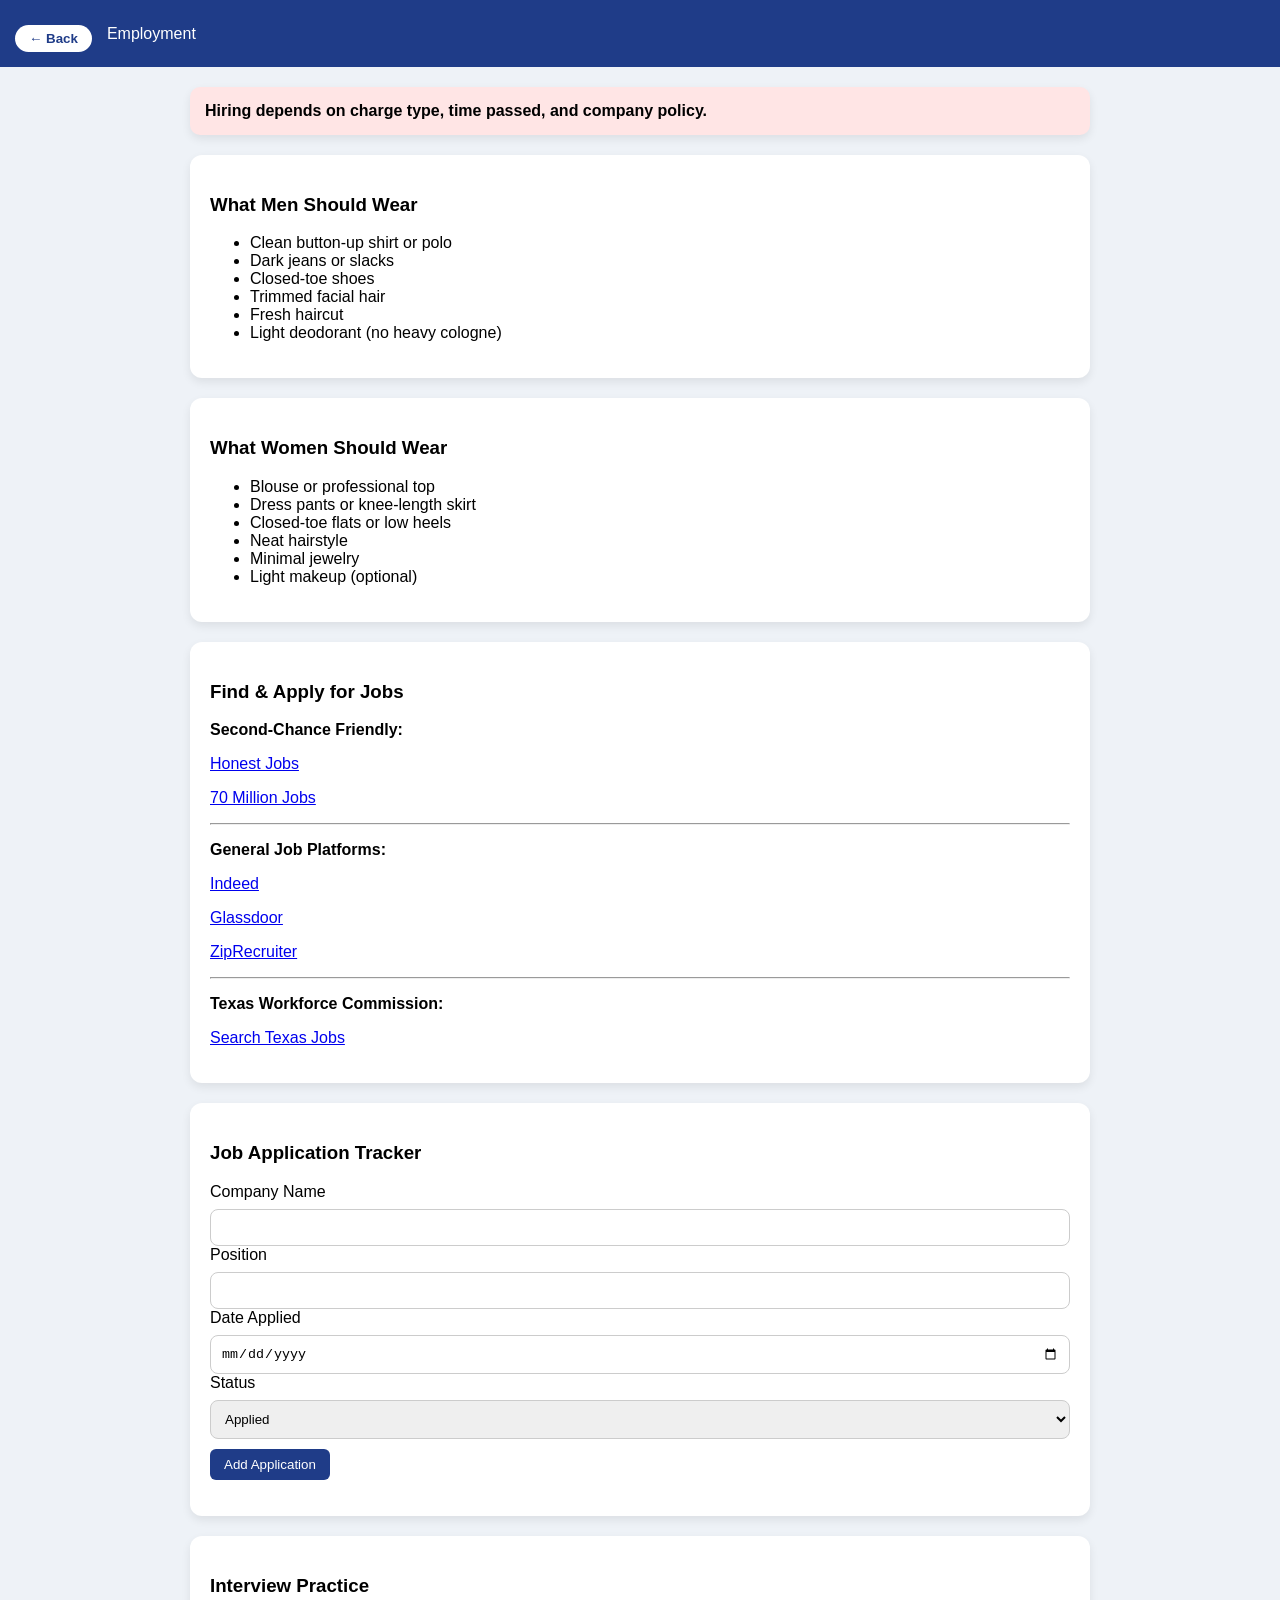
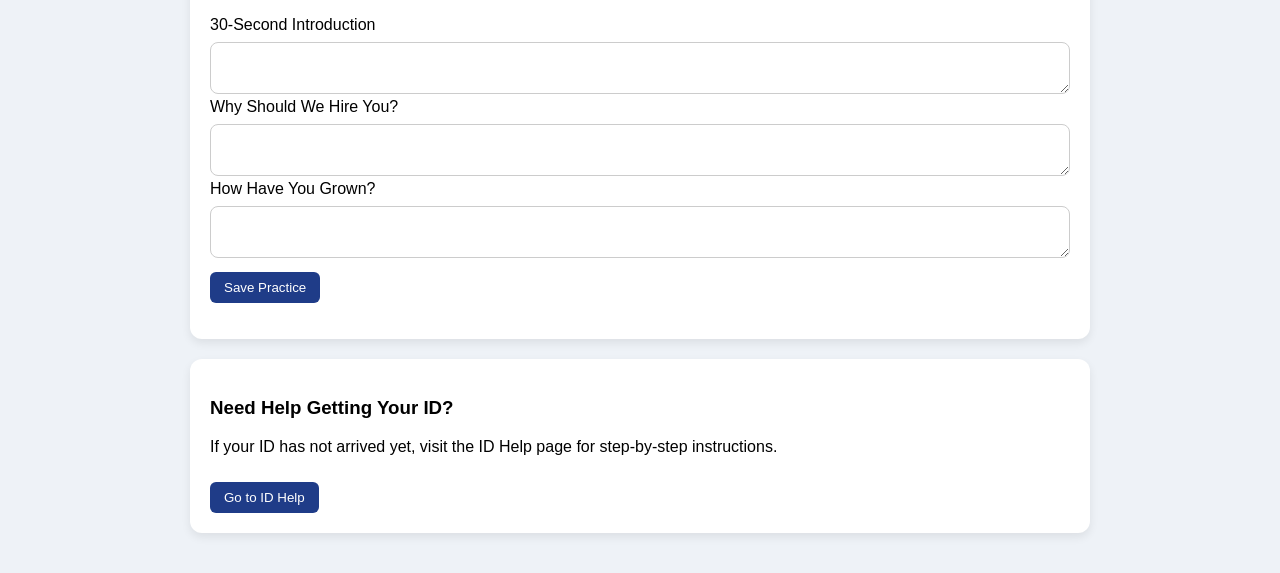
<file: employment.html>
<!DOCTYPE html>
<html lang="en">
<head>
<meta charset="UTF-8">
<meta name="viewport" content="width=device-width, initial-scale=1.0">
<title>Employment | A New Me</title>

<style>
body {
  margin: 0;
  font-family: Arial, sans-serif;
  background: #eef2f7;
}

.app-header {
  display: flex;
  align-items: center;
  background: #1f3c88;
  color: white;
  padding: 15px;
}

.back-btn {
  background: white;
  color: #1f3c88;
  border: none;
  padding: 6px 14px;
  border-radius: 20px;
  cursor: pointer;
  margin-right: 15px;
  font-weight: bold;
}

.container {
  padding: 20px;
  max-width: 900px;
  margin: auto;
}

.card {
  background: white;
  padding: 20px;
  border-radius: 12px;
  margin-bottom: 20px;
  box-shadow: 0 4px 10px rgba(0,0,0,0.08);
}

textarea, input, select {
  width: 100%;
  padding: 10px;
  border-radius: 8px;
  border: 1px solid #ccc;
  margin-top: 8px;
  box-sizing: border-box;
}

button {
  background: #1f3c88;
  color: white;
  border: none;
  padding: 8px 14px;
  border-radius: 6px;
  cursor: pointer;
  margin-top: 10px;
}

.notice {
  background: #ffe5e5;
  padding: 15px;
  border-radius: 10px;
  font-weight: bold;
}

.tracker-item {
  background:#f4f6fb;
  padding:10px;
  border-radius:8px;
  margin-top:10px;
}

.status {
  margin-top: 8px;
  font-weight: bold;
  color: #166534;
}
</style>
</head>

<body>

<div class="app-header">
  <button type="button" onclick="goBack()" class="back-btn">&larr; Back</button>
  <div>Employment</div>
</div>

<div class="container">

<div class="card notice" role="note" aria-label="Employment disclaimer">
Hiring depends on charge type, time passed, and company policy.
</div>

<div class="card">
<h3>What Men Should Wear</h3>
<ul>
<li>Clean button-up shirt or polo</li>
<li>Dark jeans or slacks</li>
<li>Closed-toe shoes</li>
<li>Trimmed facial hair</li>
<li>Fresh haircut</li>
<li>Light deodorant (no heavy cologne)</li>
</ul>
</div>

<div class="card">
<h3>What Women Should Wear</h3>
<ul>
<li>Blouse or professional top</li>
<li>Dress pants or knee-length skirt</li>
<li>Closed-toe flats or low heels</li>
<li>Neat hairstyle</li>
<li>Minimal jewelry</li>
<li>Light makeup (optional)</li>
</ul>
</div>

<div class="card">
<h3>Find & Apply for Jobs</h3>

<p><strong>Second-Chance Friendly:</strong></p>
<p><a href="https://www.honestjobs.com" target="_blank" rel="noopener noreferrer">Honest Jobs</a></p>
<p><a href="https://www.70millionjobs.com" target="_blank" rel="noopener noreferrer">70 Million Jobs</a></p>

<hr>

<p><strong>General Job Platforms:</strong></p>
<p><a href="https://www.indeed.com" target="_blank" rel="noopener noreferrer">Indeed</a></p>
<p><a href="https://www.glassdoor.com" target="_blank" rel="noopener noreferrer">Glassdoor</a></p>
<p><a href="https://www.ziprecruiter.com" target="_blank" rel="noopener noreferrer">ZipRecruiter</a></p>

<hr>

<p><strong>Texas Workforce Commission:</strong></p>
<p><a href="https://www.twc.texas.gov/jobseekers" target="_blank" rel="noopener noreferrer">Search Texas Jobs</a></p>
</div>

<div class="card">
<h3>Job Application Tracker</h3>

<label for="company">Company Name</label>
<input type="text" id="company">

<label for="position">Position</label>
<input type="text" id="position">

<label for="date">Date Applied</label>
<input type="date" id="date">

<label for="status">Status</label>
<select id="status">
<option>Applied</option>
<option>Interview Scheduled</option>
<option>Followed Up</option>
<option>Rejected</option>
<option>Hired</option>
</select>

<button type="button" onclick="addApplication()">Add Application</button>
<p id="trackerStatus" class="status" aria-live="polite"></p>

<div id="applicationsList"></div>
</div>

<div class="card">
<h3>Interview Practice</h3>

<label for="practice1">30-Second Introduction</label>
<textarea id="practice1"></textarea>

<label for="practice2">Why Should We Hire You?</label>
<textarea id="practice2"></textarea>

<label for="practice3">How Have You Grown?</label>
<textarea id="practice3"></textarea>

<button type="button" onclick="savePractice()">Save Practice</button>
<p id="saveMessage" class="status" aria-live="polite"></p>
</div>

<div class="card">
<h3>Need Help Getting Your ID?</h3>
<p>If your ID has not arrived yet, visit the ID Help page for step-by-step instructions.</p>
<button type="button" onclick="window.location.href='id-help.html'">Go to ID Help</button>
</div>

</div>

<script>
function goBack() {
  if (window.history.length > 1) {
    window.history.back();
    return;
  }
  window.location.href = 'index.html';
}

function getApplications() {
  return JSON.parse(localStorage.getItem('applications')) || [];
}

function setApplications(applications) {
  localStorage.setItem('applications', JSON.stringify(applications));
}

function addApplication() {
  const company = document.getElementById('company').value.trim();
  const position = document.getElementById('position').value.trim();
  const date = document.getElementById('date').value;
  const status = document.getElementById('status').value;

  if (!company || !position) {
    document.getElementById('trackerStatus').innerText = 'Add both company and position before saving.';
    return;
  }

  const applications = getApplications();
  applications.push({
    company,
    position,
    date,
    status,
    timestamp: Date.now()
  });

  setApplications(applications);

  document.getElementById('company').value = '';
  document.getElementById('position').value = '';
  document.getElementById('date').value = '';
  document.getElementById('trackerStatus').innerText = 'Application saved.';

  renderApplications();
}

function renderApplications() {
  const list = document.getElementById('applicationsList');
  list.innerHTML = '';

  const applications = getApplications();

  applications.forEach((app, index) => {
    const now = Date.now();
    const sevenDays = 7 * 24 * 60 * 60 * 1000;
    const showReminder = (now - app.timestamp) > sevenDays && app.status === 'Applied';

    const card = document.createElement('div');
    card.className = 'tracker-item';

    card.innerHTML = `
      <strong>${escapeHtml(app.company)}</strong><br>
      Position: ${escapeHtml(app.position)}<br>
      Date Applied: ${escapeHtml(app.date || 'N/A')}<br>
      Status: ${escapeHtml(app.status)}<br>
      ${showReminder ? '<p style="color:red;"><strong>⚠ Time to Follow Up!</strong></p>' : ''}
      <button type="button" onclick="updateStatus(${index}, 'Followed Up')">Mark Followed Up</button>
      <button type="button" onclick="deleteApplication(${index})">Delete</button>
    `;

    list.appendChild(card);
  });

  updateEmploymentDashboard();
}

function updateStatus(index, newStatus) {
  const applications = getApplications();
  if (!applications[index]) return;
  applications[index].status = newStatus;
  setApplications(applications);
  renderApplications();
}

function deleteApplication(index) {
  const applications = getApplications();
  applications.splice(index, 1);
  setApplications(applications);
  renderApplications();
}

function savePractice() {
  localStorage.setItem('practice1', document.getElementById('practice1').value);
  localStorage.setItem('practice2', document.getElementById('practice2').value);
  localStorage.setItem('practice3', document.getElementById('practice3').value);
  document.getElementById('saveMessage').innerText = `Saved at ${new Date().toLocaleTimeString()}.`;
}

function escapeHtml(value) {
  return value
    .replaceAll('&', '&amp;')
    .replaceAll('<', '&lt;')
    .replaceAll('>', '&gt;')
    .replaceAll('"', '&quot;')
    .replaceAll("'", '&#39;');
}

function updateEmploymentDashboard() {
  const applications = getApplications();

  const total = applications.length;

  const interviews = applications.filter(
    app => app.status === 'Interview Scheduled'
  ).length;

  const followedUp = applications.filter(
    app => app.status === 'Followed Up'
  ).length;

  const hired = applications.filter(
    app => app.status === 'Hired'
  ).length;

  localStorage.setItem('employmentTotal', total);
  localStorage.setItem('employmentInterviews', interviews);
  localStorage.setItem('employmentFollowUps', followedUp);
  localStorage.setItem('employmentHired', hired);
}
  
window.onload = function() {
  document.getElementById('practice1').value = localStorage.getItem('practice1') || '';
  document.getElementById('practice2').value = localStorage.getItem('practice2') || '';
  document.getElementById('practice3').value = localStorage.getItem('practice3') || '';
  renderApplications();
};
</script>

</body>
</html>
</file>
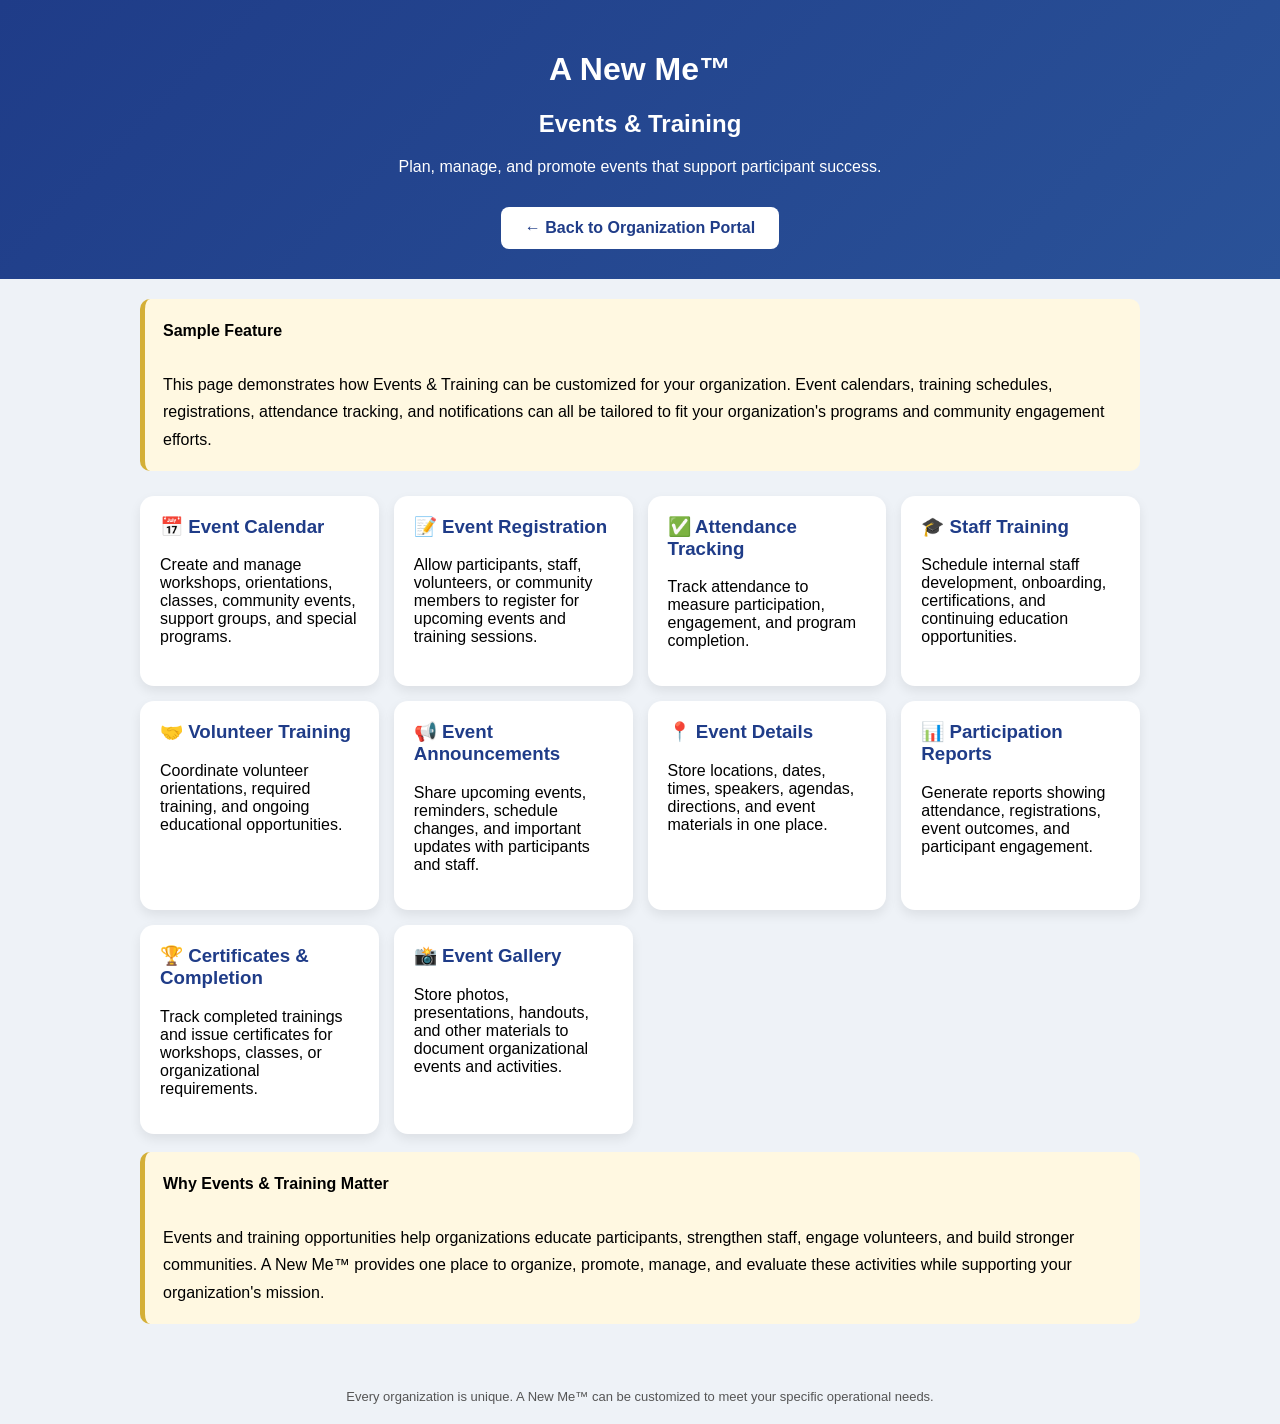
<file: events-training.html>
<!DOCTYPE html>
<html lang="en">
<head>
<meta charset="UTF-8">
<meta name="viewport" content="width=device-width, initial-scale=1.0">

<title>Events & Training | A New Me™</title>

<style>
body{
    margin:0;
    font-family:'Segoe UI',Arial,sans-serif;
    background:#eef2f7;
}

.header{
    background:linear-gradient(135deg,#1f3c88,#2a5298);
    color:white;
    text-align:center;
    padding:30px 20px;
}

.back-btn{
    display:inline-block;
    margin-top:15px;
    padding:12px 24px;
    background:white;
    color:#1f3c88;
    text-decoration:none;
    border-radius:8px;
    font-weight:bold;
}

.container{
    max-width:1000px;
    margin:auto;
    padding:20px;
}

.grid{
    display:grid;
    grid-template-columns:repeat(auto-fit,minmax(220px,1fr));
    gap:15px;
}

.card{
    background:white;
    padding:20px;
    border-radius:14px;
    box-shadow:0 5px 12px rgba(0,0,0,.08);
}

.card h3{
    margin-top:0;
    color:#1f3c88;
}

.notice{
    background:#fff8e1;
    border-left:5px solid #d4af37;
    padding:18px;
    border-radius:10px;
    margin-bottom:25px;
    line-height:1.7;
}

.footer{
    text-align:center;
    padding:20px;
    font-size:13px;
    color:#555;
}
</style>

</head>

<body>

<div class="header">

<h1>A New Me™</h1>

<h2>Events & Training</h2>

<p>
Plan, manage, and promote events that support participant success.
</p>

<a href="index.html#organization-solutions" class="back-btn">
← Back to Organization Portal
</a>

</div>

<div class="container">

<div class="notice">

<strong>Sample Feature</strong><br><br>

This page demonstrates how Events & Training can be customized for your organization. Event calendars, training schedules, registrations, attendance tracking, and notifications can all be tailored to fit your organization's programs and community engagement efforts.

</div>

<div class="grid">

<div class="card">
<h3>📅 Event Calendar</h3>
<p>
Create and manage workshops, orientations, classes, community events, support groups, and special programs.
</p>
</div>

<div class="card">
<h3>📝 Event Registration</h3>
<p>
Allow participants, staff, volunteers, or community members to register for upcoming events and training sessions.
</p>
</div>

<div class="card">
<h3>✅ Attendance Tracking</h3>
<p>
Track attendance to measure participation, engagement, and program completion.
</p>
</div>

<div class="card">
<h3>🎓 Staff Training</h3>
<p>
Schedule internal staff development, onboarding, certifications, and continuing education opportunities.
</p>
</div>

<div class="card">
<h3>🤝 Volunteer Training</h3>
<p>
Coordinate volunteer orientations, required training, and ongoing educational opportunities.
</p>
</div>

<div class="card">
<h3>📢 Event Announcements</h3>
<p>
Share upcoming events, reminders, schedule changes, and important updates with participants and staff.
</p>
</div>

<div class="card">
<h3>📍 Event Details</h3>
<p>
Store locations, dates, times, speakers, agendas, directions, and event materials in one place.
</p>
</div>

<div class="card">
<h3>📊 Participation Reports</h3>
<p>
Generate reports showing attendance, registrations, event outcomes, and participant engagement.
</p>
</div>

<div class="card">
<h3>🏆 Certificates & Completion</h3>
<p>
Track completed trainings and issue certificates for workshops, classes, or organizational requirements.
</p>
</div>

<div class="card">
<h3>📸 Event Gallery</h3>
<p>
Store photos, presentations, handouts, and other materials to document organizational events and activities.
</p>
</div>

</div>

<br>

<div class="notice">

<strong>Why Events & Training Matter</strong><br><br>

Events and training opportunities help organizations educate participants, strengthen staff, engage volunteers, and build stronger communities. A New Me™ provides one place to organize, promote, manage, and evaluate these activities while supporting your organization's mission.

</div>

</div>

<div class="footer">
Every organization is unique. A New Me™ can be customized to meet your specific operational needs.
</div>

</body>
</html>
</file>
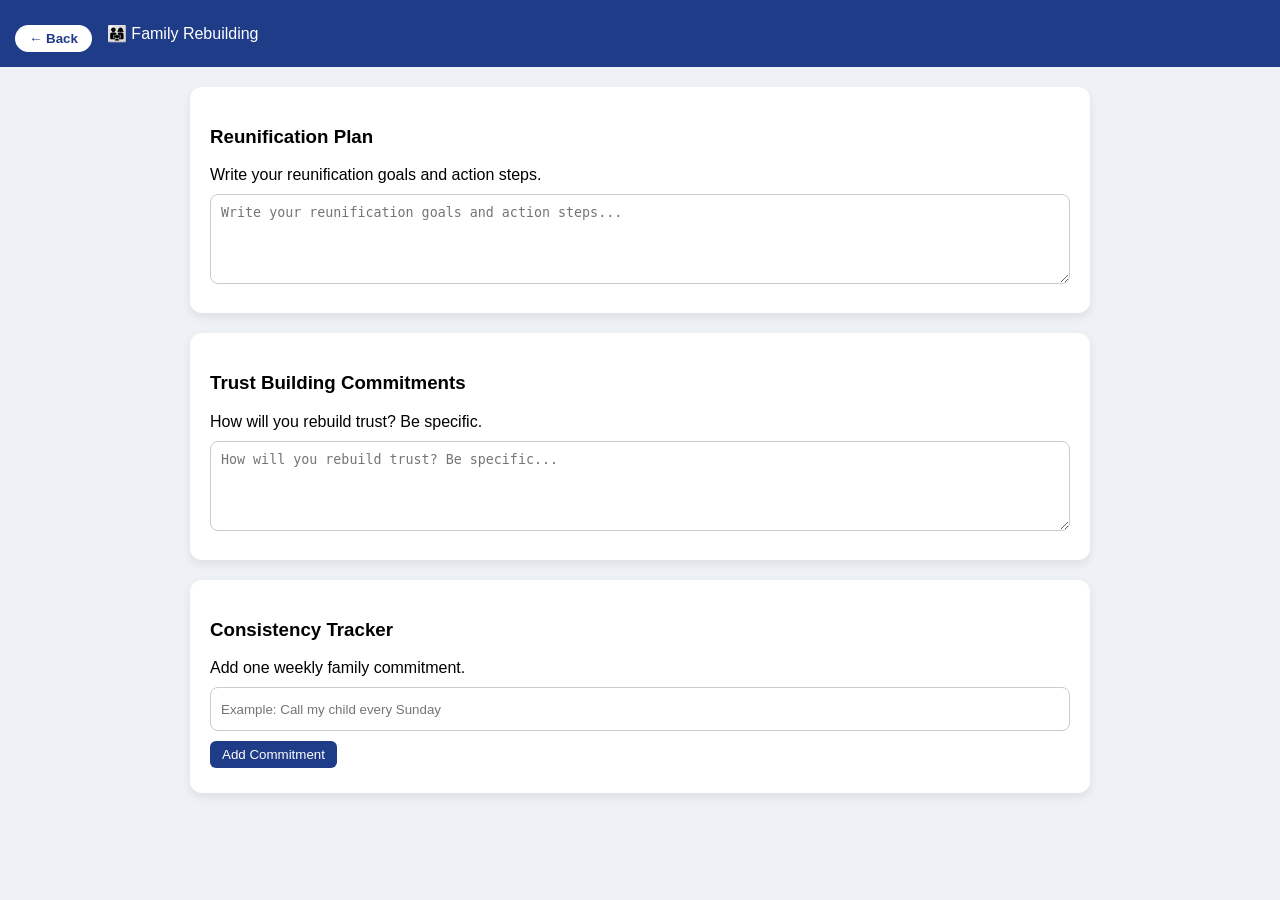
<file: family.html>
<!DOCTYPE html>
<html lang="en">
<head>
<meta charset="UTF-8">
<meta name="viewport" content="width=device-width, initial-scale=1.0">
<title>Family | A New Me</title>

<style>
body {
  margin: 0;
  font-family: Arial, sans-serif;
  background: #eef2f7;
}

.app-header {
  display: flex;
  align-items: center;
  background: #1f3c88;
  color: white;
  padding: 15px;
}

.back-btn {
  background: white;
  color: #1f3c88;
  border: none;
  padding: 6px 14px;
  border-radius: 20px;
  cursor: pointer;
  font-weight: bold;
  margin-right: 15px;
}

.container {
  padding: 20px;
  max-width: 900px;
  margin: auto;
  padding-bottom: 80px;
}

.card {
  background: white;
  padding: 20px;
  border-radius: 12px;
  margin-bottom: 20px;
  box-shadow: 0 4px 10px rgba(0,0,0,0.08);
}

textarea, input {
  width: 100%;
  min-height: 90px;
  padding: 10px;
  border-radius: 8px;
  border: 1px solid #ccc;
  margin-top: 10px;
  box-sizing: border-box;
}

input {
  min-height: 44px;
}

button {
  background: #1f3c88;
  color: white;
  border: none;
  padding: 6px 12px;
  border-radius: 6px;
  cursor: pointer;
  margin-top: 10px;
}

.save-msg {
  color: green;
  font-size: 14px;
  margin-top: 5px;
}

.task-item {
  display: flex;
  justify-content: space-between;
  align-items: center;
  gap: 10px;
  background: #f4f6fb;
  padding: 10px;
  border-radius: 8px;
  margin-top: 8px;
}

.completed {
  text-decoration: line-through;
  opacity: 0.6;
}
</style>
</head>

<body>

<div class="app-header">
  <button type="button" onclick="goBack()" class="back-btn">&larr; Back</button>
  <div>👨‍👩‍👧 Family Rebuilding</div>
</div>

<div class="container">

<div class="card">
<h3>Reunification Plan</h3>
<label for="reunificationPlan">Write your reunification goals and action steps.</label>
<textarea id="reunificationPlan" placeholder="Write your reunification goals and action steps..."></textarea>
<div class="save-msg" id="planMsg" aria-live="polite"></div>
</div>

<div class="card">
<h3>Trust Building Commitments</h3>
<label for="trustPlan">How will you rebuild trust? Be specific.</label>
<textarea id="trustPlan" placeholder="How will you rebuild trust? Be specific..."></textarea>
<div class="save-msg" id="trustMsg" aria-live="polite"></div>
</div>

<div class="card">
<h3>Consistency Tracker</h3>
<label for="taskInput">Add one weekly family commitment.</label>
<input type="text" id="taskInput" placeholder="Example: Call my child every Sunday">
<button type="button" onclick="addTask()">Add Commitment</button>
<div class="save-msg" id="taskMsg" aria-live="polite"></div>
<div id="taskList"></div>
</div>

</div>

<script>
function goBack() {
  if (window.history.length > 1) {
    window.history.back();
    return;
  }
  window.location.href = 'index.html';
}

function loadFamilyData() {
  const saved = JSON.parse(localStorage.getItem('familyData')) || {
    reunification: '',
    trust: '',
    tasks: []
  };

  document.getElementById('reunificationPlan').value = saved.reunification;
  document.getElementById('trustPlan').value = saved.trust;

  renderTasks(saved.tasks);
}

function saveFamilyData(data) {
  localStorage.setItem('familyData', JSON.stringify(data));
}

document.getElementById('reunificationPlan').addEventListener('input', function() {
  const data = getCurrentData();
  data.reunification = this.value;
  saveFamilyData(data);
  document.getElementById('planMsg').textContent = `Saved at ${new Date().toLocaleTimeString()}`;
});

document.getElementById('trustPlan').addEventListener('input', function() {
  const data = getCurrentData();
  data.trust = this.value;
  saveFamilyData(data);
  document.getElementById('trustMsg').textContent = `Saved at ${new Date().toLocaleTimeString()}`;
});

function getCurrentData() {
  return JSON.parse(localStorage.getItem('familyData')) || {
    reunification: '',
    trust: '',
    tasks: []
  };
}

function escapeHtml(value) {
  return value
    .replaceAll('&', '&amp;')
    .replaceAll('<', '&lt;')
    .replaceAll('>', '&gt;')
    .replaceAll('"', '&quot;')
    .replaceAll("'", '&#39;');
}

function addTask() {
  const input = document.getElementById('taskInput');
  const text = input.value.trim();
  if (!text) {
    document.getElementById('taskMsg').textContent = 'Enter a commitment first.';
    return;
  }

  const data = getCurrentData();
  data.tasks.push({ text, completed: false });

  saveFamilyData(data);
  input.value = '';
  document.getElementById('taskMsg').textContent = 'Commitment added.';
  renderTasks(data.tasks);
}

function renderTasks(tasks) {
  const list = document.getElementById('taskList');
  list.innerHTML = '';

  tasks.forEach((task, index) => {
    const div = document.createElement('div');
    div.className = 'task-item' + (task.completed ? ' completed' : '');

    div.innerHTML = `
      <span>${escapeHtml(task.text)}</span>
      <div>
        <button type="button" onclick="toggleTask(${index})">
          ${task.completed ? 'Undo' : 'Done'}
        </button>
        <button type="button" onclick="deleteTask(${index})">X</button>
      </div>
    `;

    list.appendChild(div);
  });
}

function toggleTask(index) {
  const data = getCurrentData();
  if (!data.tasks[index]) return;
  data.tasks[index].completed = !data.tasks[index].completed;
  saveFamilyData(data);
  renderTasks(data.tasks);
}

function deleteTask(index) {
  const data = getCurrentData();
  data.tasks.splice(index, 1);
  saveFamilyData(data);
  renderTasks(data.tasks);
}

loadFamilyData();
</script>

</body>
</html>
</file>
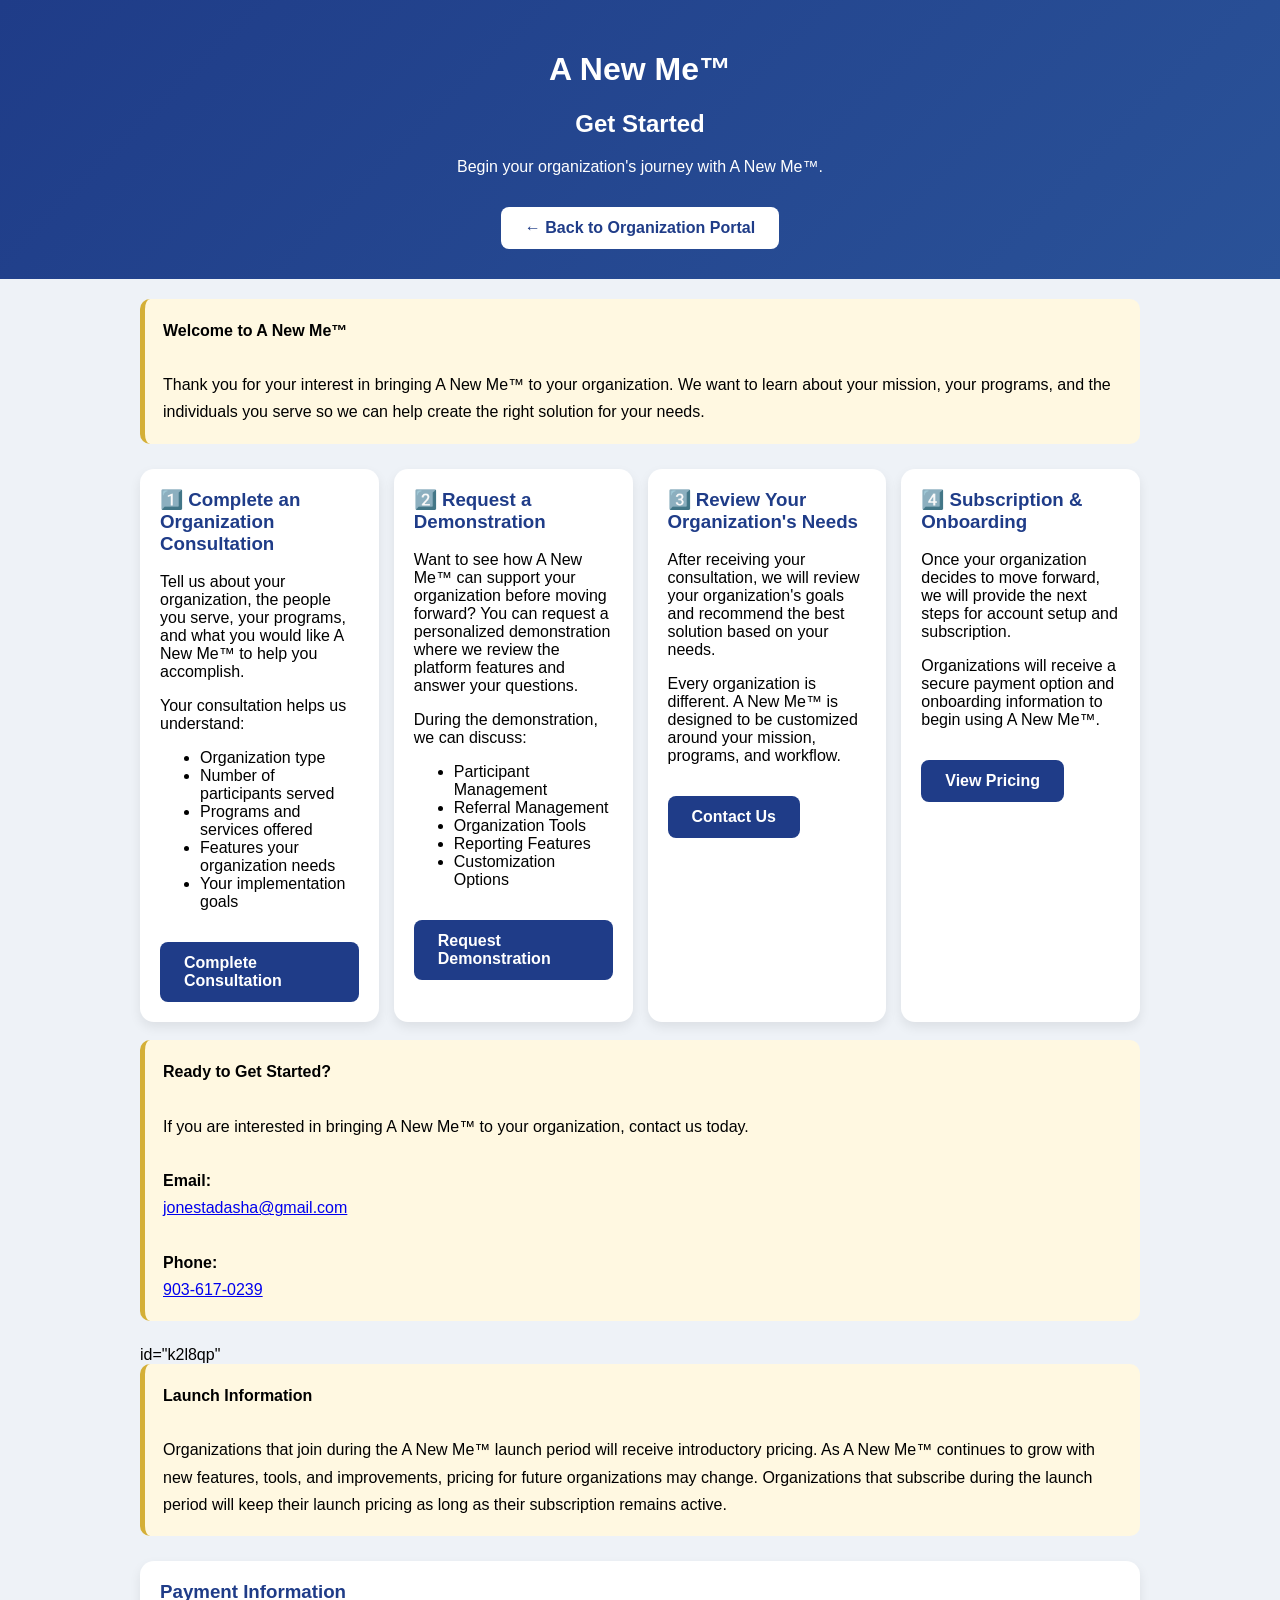
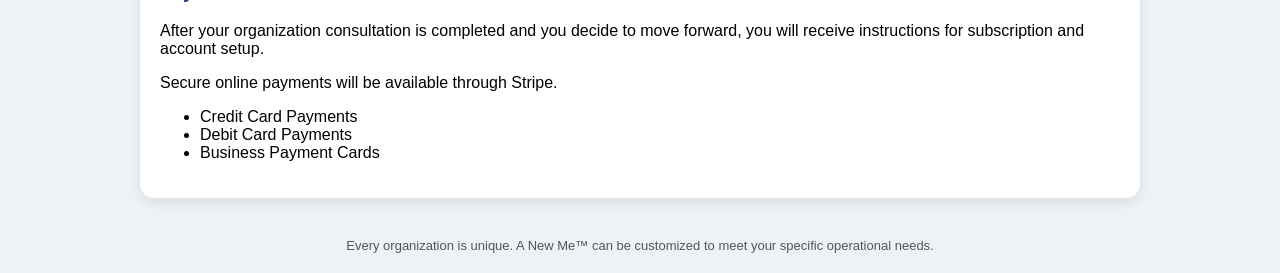
<file: GetStarted.html>
<!DOCTYPE html>
<html lang="en">

<head>

<meta charset="UTF-8">

<meta name="viewport" content="width=device-width, initial-scale=1.0">


<title>Get Started | A New Me™</title>


<style>

body{
    margin:0;
    font-family:'Segoe UI',Arial,sans-serif;
    background:#eef2f7;
}


.header{

    background:linear-gradient(135deg,#1f3c88,#2a5298);
    color:white;
    text-align:center;
    padding:30px 20px;

}


.back-btn{

    display:inline-block;
    margin-top:15px;
    padding:12px 24px;
    background:white;
    color:#1f3c88;
    text-decoration:none;
    border-radius:8px;
    font-weight:bold;

}


.container{

    max-width:1000px;
    margin:auto;
    padding:20px;

}


.grid{

    display:grid;
    grid-template-columns:repeat(auto-fit,minmax(220px,1fr));
    gap:15px;

}


.card{

    background:white;
    padding:20px;
    border-radius:14px;
    box-shadow:0 5px 12px rgba(0,0,0,.08);

}


.card h3{

    margin-top:0;
    color:#1f3c88;

}


.notice{

    background:#fff8e1;
    border-left:5px solid #d4af37;
    padding:18px;
    border-radius:10px;
    margin-bottom:25px;
    line-height:1.7;

}


.button{

    display:inline-block;
    margin-top:15px;
    padding:12px 24px;
    background:#1f3c88;
    color:white;
    text-decoration:none;
    border-radius:8px;
    font-weight:bold;

}


.footer{

    text-align:center;
    padding:20px;
    font-size:13px;
    color:#555;

}


</style>


</head>


<body>


<div class="header">


<h1>A New Me™</h1>


<h2>Get Started</h2>


<p>

Begin your organization's journey with A New Me™.

</p>


<a href="index.html#organization-solutions" class="back-btn">

← Back to Organization Portal

</a>


</div>


<div class="container">


<div class="notice">


<strong>Welcome to A New Me™</strong><br><br>


Thank you for your interest in bringing A New Me™ to your organization.

We want to learn about your mission, your programs, and the individuals you serve so we can help create the right solution for your needs.


</div>


<div class="grid">

 <div class="card">

<h3>1️⃣ Complete an Organization Consultation</h3>

<p>

Tell us about your organization, the people you serve, your programs, and what you would like A New Me™ to help you accomplish.

</p>


<p>

Your consultation helps us understand:

</p>


<ul>

<li>Organization type</li>

<li>Number of participants served</li>

<li>Programs and services offered</li>

<li>Features your organization needs</li>

<li>Your implementation goals</li>

</ul>


<a href="organization-partner.html" class="button">

Complete Consultation

</a>


</div>



<div class="card">


<h3>2️⃣ Request a Demonstration</h3>


<p>

Want to see how A New Me™ can support your organization before moving forward?

You can request a personalized demonstration where we review the platform features and answer your questions.

</p>


<p>

During the demonstration, we can discuss:

</p>


<ul>

<li>Participant Management</li>

<li>Referral Management</li>

<li>Organization Tools</li>

<li>Reporting Features</li>

<li>Customization Options</li>

</ul>

<a href="organization-partner.html" class="button">

Request Demonstration

</a>


</div>



<div class="card">


<h3>3️⃣ Review Your Organization's Needs</h3>


<p>

After receiving your consultation, we will review your organization's goals and recommend the best solution based on your needs.

</p>


<p>

Every organization is different. A New Me™ is designed to be customized around your mission, programs, and workflow.

</p>


<a href="mailto:jonestadasha@gmail.com" class="button">

Contact Us

</a>


</div>



<div class="card">


<h3>4️⃣ Subscription & Onboarding</h3>


<p>

Once your organization decides to move forward, we will provide the next steps for account setup and subscription.

</p>


<p>

Organizations will receive a secure payment option and onboarding information to begin using A New Me™.

</p>
    
<a href="Pricing.html" class="button">

View Pricing

</a>

</div>


</div>


<br>


<div class="notice">


<strong>Ready to Get Started?</strong><br><br>


If you are interested in bringing A New Me™ to your organization, contact us today.

<br><br>


<strong>Email:</strong><br>

<a href="mailto:jonestadasha@gmail.com">

jonestadasha@gmail.com

</a>


<br><br>

<strong>Phone:</strong><br>

<a href="tel:9036170239">

903-617-0239

</a>



</div>

   id="k2l8qp"
<div class="notice">

<strong>Launch Information</strong><br><br>

Organizations that join during the A New Me™ launch period will receive introductory pricing.

As A New Me™ continues to grow with new features, tools, and improvements, pricing for future organizations may change.

Organizations that subscribe during the launch period will keep their launch pricing as long as their subscription remains active.

</div>


<div class="card">


<h3>Payment Information</h3>


<p>

After your organization consultation is completed and you decide to move forward, you will receive instructions for subscription and account setup.

</p>


<p>

Secure online payments will be available through Stripe.

</p>


<ul>

<li>Credit Card Payments</li>

<li>Debit Card Payments</li>

<li>Business Payment Cards</li>

</ul>


</div>


<!--

======================================================
DEVELOPER NOTES - DO NOT DISPLAY ON LIVE WEBSITE
======================================================


CURRENT ORGANIZATION START PROCESS:


Pricing.html

↓

GetStarted.html

↓

OrganizationConsultation.html

↓

Review Organization Needs

↓

Contact Organization

↓

Send Stripe Payment Link

↓

Organization Completes Payment

↓

Create Organization Account

↓

Send Welcome Information



STRIPE SETUP:


□ Create Stripe Account


□ Create Subscription Products:


Small Organization

$39/month

1-25 Active Participants



Medium Organization

$79/month

26-100 Active Participants



Large Organization

$149/month

101-250 Active Participants



Enterprise

Custom Pricing



FUTURE CONNECTIONS:


□ Replace payment instructions with Stripe Checkout


□ Add Subscribe Now button when ready


□ Automatically confirm payment


□ Create organization account after payment


□ Send automatic welcome email


□ Connect subscription status to organization dashboard



PARTICIPANT LIMIT SYSTEM:


Small Organization

Maximum 25 Active Participants


Medium Organization

Maximum 100 Active Participants


Large Organization

Maximum 250 Active Participants



SYSTEM SHOULD:


□ Count active participants automatically


□ Prevent adding participants after plan limit


□ Show upgrade message when limit is reached


Example:

"Your organization has reached the participant limit for your current plan. Please upgrade to continue adding participants."


======================================================

-->


</div>


<div class="footer">

Every organization is unique. A New Me™ can be customized to meet your specific operational needs.

</div>


</body>

</html>
</file>
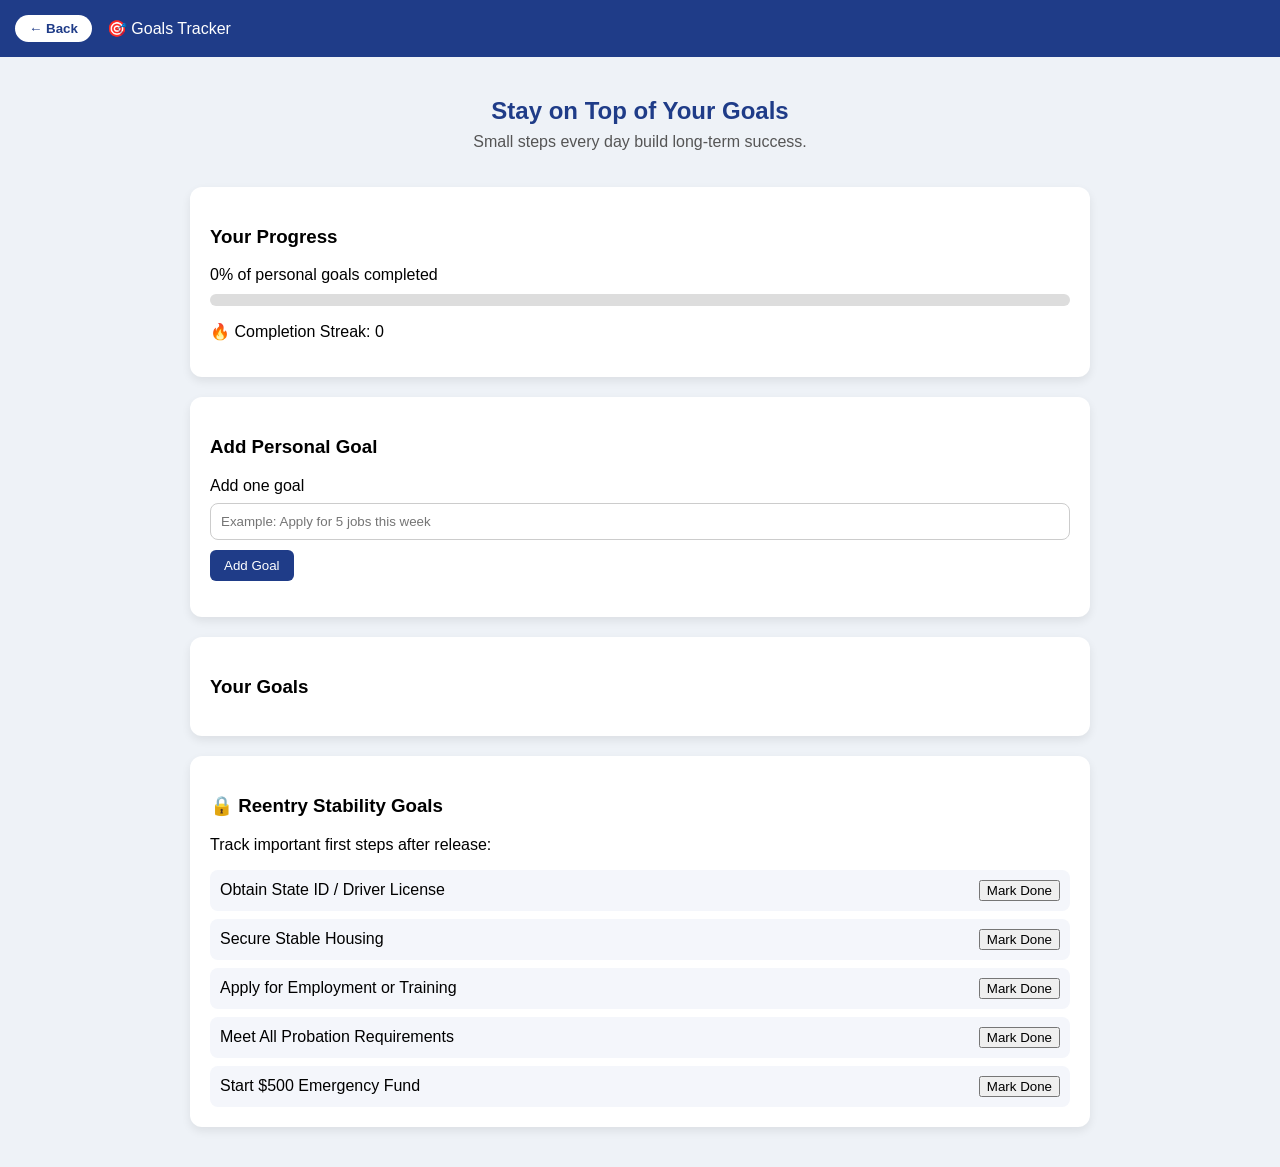
<file: goals.html>
<!DOCTYPE html>
<html lang="en">
<head>
<meta charset="UTF-8">
<meta name="viewport" content="width=device-width, initial-scale=1.0">
<title>Goals | A New Me</title>

<style>
body {
  margin: 0;
  font-family: Arial, sans-serif;
  background: #eef2f7;
}

.app-header {
  display: flex;
  align-items: center;
  background: #1f3c88;
  color: white;
  padding: 15px;
}

.back-btn {
  background: white;
  color: #1f3c88;
  border: none;
  padding: 6px 14px;
  border-radius: 20px;
  cursor: pointer;
  margin-right: 15px;
  font-weight: bold;
}

.container {
  padding: 20px;
  max-width: 900px;
  margin: auto;
}

.card {
  background: white;
  padding: 20px;
  border-radius: 12px;
  margin-bottom: 20px;
  box-shadow: 0 4px 10px rgba(0,0,0,0.08);
}

input {
  width: 100%;
  padding: 10px;
  border-radius: 8px;
  border: 1px solid #ccc;
  margin-top: 8px;
  box-sizing: border-box;
}

button.action-btn {
  background: #1f3c88;
  color: white;
  border: none;
  padding: 8px 14px;
  border-radius: 6px;
  cursor: pointer;
  margin-top: 10px;
}

.goal-item {
  display: flex;
  justify-content: space-between;
  align-items: center;
  background: #f4f6fb;
  padding: 10px;
  border-radius: 8px;
  margin-top: 8px;
  gap: 10px;
}

.goal-item.completed {
  text-decoration: line-through;
  opacity: 0.6;
}

.progress-container {
  background: #ddd;
  border-radius: 10px;
  overflow: hidden;
  margin-top: 10px;
}

.progress-bar {
  height: 12px;
  background: #1f3c88;
  width: 0%;
  transition: width 0.3s ease;
}

.confetti {
  position: fixed;
  width: 8px;
  height: 8px;
  background: red;
  top: 0;
  animation: fall 2s linear forwards;
}

.save-msg {
  color: #166534;
  margin-top: 8px;
  font-weight: bold;
}

@keyframes fall {
  to {
    transform: translateY(100vh) rotate(720deg);
    opacity: 0;
  }
}
</style>
</head>

<body>

<div class="app-header">
  <button type="button" onclick="goBack()" class="back-btn">&larr; Back</button>
  <div>🎯 Goals Tracker</div>
</div>

<div class="container">

<div style="text-align:center; padding: 20px 10px;">
  <h2 style="margin:0; color:#1f3c88;">Stay on Top of Your Goals</h2>
  <p style="margin-top:8px; color:#555;">
    Small steps every day build long-term success.
  </p>
</div>

<div class="card">
<h3>Your Progress</h3>
<div id="progressText"></div>
<div class="progress-container">
  <div class="progress-bar" id="progressBar"></div>
</div>
<p id="streakText"></p>
</div>

<div class="card">
<h3>Add Personal Goal</h3>
<label for="goalInput">Add one goal</label>
<input type="text" id="goalInput" placeholder="Example: Apply for 5 jobs this week">
<button class="action-btn" type="button" onclick="addGoal()">Add Goal</button>
<p id="goalMsg" class="save-msg" aria-live="polite"></p>
</div>

<div class="card">
<h3>Your Goals</h3>
<div id="goalsList"></div>
</div>

<div class="card">
<h3>🔒 Reentry Stability Goals</h3>
<p>Track important first steps after release:</p>
<div id="reentryGoals"></div>
</div>

</div>

<script>
function goBack() {
  if (window.history.length > 1) {
    window.history.back();
    return;
  }
  window.location.href = 'index.html';
}

let goals = JSON.parse(localStorage.getItem('goals')) || [];
let reentry = JSON.parse(localStorage.getItem('reentryGoals')) || {
  id: false,
  housing: false,
  employment: false,
  probation: false,
  savings: false
};

let streak = parseInt(localStorage.getItem('streak')) || 0;

function escapeHtml(value) {
  return value
    .replaceAll('&', '&amp;')
    .replaceAll('<', '&lt;')
    .replaceAll('>', '&gt;')
    .replaceAll('"', '&quot;')
    .replaceAll("'", '&#39;');
}

function updateProgress() {
  const total = goals.length;
  const completed = goals.filter((g) => g.completed).length;
  const percent = total === 0 ? 0 : Math.round((completed / total) * 100);

  // Dashboard Command Center Sync
  localStorage.setItem('goalsCompleted', completed);
  localStorage.setItem('goalsTotal', total);
  localStorage.setItem('goalStreak', streak);
  localStorage.setItem('goalsPercent', percent);

  document.getElementById('progressBar').style.width = percent + '%';
  document.getElementById('progressText').innerText =
    percent + '% of personal goals completed';
  document.getElementById('streakText').innerText =
    '🔥 Completion Streak: ' + streak;
}

function renderGoals() {
  const list = document.getElementById('goalsList');
  list.innerHTML = '';

  goals.forEach((goal, index) => {
    const div = document.createElement('div');
    div.className = 'goal-item' + (goal.completed ? ' completed' : '');

    div.innerHTML = `
      <span>${escapeHtml(goal.text)}</span>
      <div>
        <button type="button" onclick="toggleGoal(${index})">
          ${goal.completed ? 'Undo' : 'Done'}
        </button>
        <button type="button" onclick="deleteGoal(${index})">X</button>
      </div>
    `;

    list.appendChild(div);
  });

  localStorage.setItem('goals', JSON.stringify(goals));
  updateProgress();
}

function addGoal() {
  const text = document.getElementById('goalInput').value.trim();
  if (!text) {
    document.getElementById('goalMsg').innerText = 'Enter a goal first.';
    return;
  }

  goals.push({ text, completed: false });
  document.getElementById('goalInput').value = '';
  document.getElementById('goalMsg').innerText = 'Goal added.';
  renderGoals();
}

function toggleGoal(index) {
  if (!goals[index]) return;
  goals[index].completed = !goals[index].completed;

  if (goals[index].completed) {
    streak++;
    localStorage.setItem('streak', streak);
    showMotivation();
    launchConfetti();
  }

  renderGoals();
}

function deleteGoal(index) {
  goals.splice(index, 1);
  renderGoals();
}

function showMotivation() {
  const messages = [
    'Great job! Keep going!',
    'Momentum builds success!',
    'You’re doing this!',
    'Progress over perfection!',
    'Every win counts!'
  ];
  alert(messages[Math.floor(Math.random() * messages.length)]);
}

function launchConfetti() {
  for (let i = 0; i < 30; i++) {
    const div = document.createElement('div');
    div.className = 'confetti';
    div.style.left = Math.random() * 100 + 'vw';
    div.style.background = `hsl(${Math.random() * 360}, 70%, 50%)`;
    document.body.appendChild(div);
    setTimeout(() => div.remove(), 2000);
  }
}

function renderReentry() {
  const container = document.getElementById('reentryGoals');
  container.innerHTML = '';

  const checklist = [
    { key: 'id', label: 'Obtain State ID / Driver License' },
    { key: 'housing', label: 'Secure Stable Housing' },
    { key: 'employment', label: 'Apply for Employment or Training' },
    { key: 'probation', label: 'Meet All Probation Requirements' },
    { key: 'savings', label: 'Start $500 Emergency Fund' }
  ];

  checklist.forEach((item) => {
    const div = document.createElement('div');
    div.className = 'goal-item' + (reentry[item.key] ? ' completed' : '');

    div.innerHTML = `
      <span>${item.label}</span>
      <button type="button" onclick="toggleReentry('${item.key}')">
        ${reentry[item.key] ? 'Completed' : 'Mark Done'}
      </button>
    `;

    container.appendChild(div);
  });

  localStorage.setItem('reentryGoals', JSON.stringify(reentry));
}

function toggleReentry(key) {
  reentry[key] = !reentry[key];
  renderReentry();
}

renderGoals();
renderReentry();
</script>

</body>
</html>
</file>
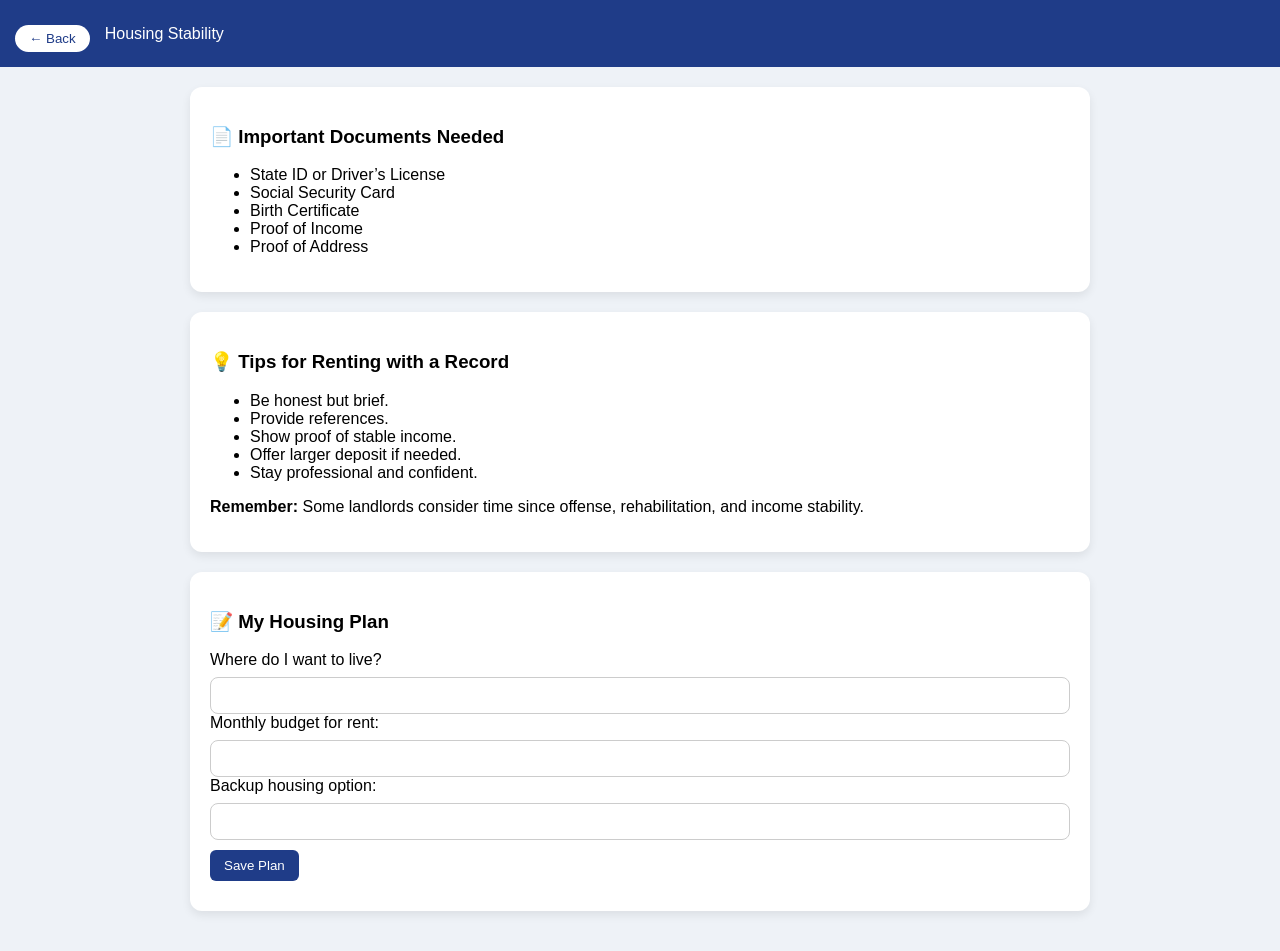
<file: housing.html>
<!DOCTYPE html>
<html lang="en">
<head>
<meta charset="UTF-8">
<meta name="viewport" content="width=device-width, initial-scale=1.0">
<title>Housing Plan | A New Me</title>

<style>
body {
  margin: 0;
  font-family: Arial;
  background: #eef2f7;
}

.app-header {
  display: flex;
  align-items: center;
  background: #1f3c88;
  color: white;
  padding: 15px;
}

.back-btn {
  background: white;
  color: #1f3c88;
  border: none;
  padding: 6px 14px;
  border-radius: 20px;
  cursor: pointer;
  margin-right: 15px;
}

.container {
  padding: 20px;
  max-width: 900px;
  margin: auto;
}

.card {
  background: white;
  padding: 20px;
  border-radius: 12px;
  margin-bottom: 20px;
  box-shadow: 0 4px 10px rgba(0,0,0,0.08);
}

input, textarea {
  width: 100%;
  padding: 10px;
  margin-top: 8px;
  border-radius: 8px;
  border: 1px solid #ccc;
  box-sizing: border-box;
}

button {
  background: #1f3c88;
  color: white;
  border: none;
  padding: 8px 14px;
  border-radius: 6px;
  cursor: pointer;
  margin-top: 10px;
}

.success {
  margin-top: 10px;
  color: green;
  font-weight: bold;
}
</style>
</head>

<body>

<div class="app-header">
  <button type="button" onclick="goBack()" class="back-btn">&larr; Back</button>
  <div>Housing Stability</div>
</div>

<div class="container">

<div class="card">
<h3>📄 Important Documents Needed</h3>
<ul>
<li>State ID or Driver’s License</li>
<li>Social Security Card</li>
<li>Birth Certificate</li>
<li>Proof of Income</li>
<li>Proof of Address</li>
</ul>
</div>

<div class="card">
<h3>💡 Tips for Renting with a Record</h3>
<ul>
<li>Be honest but brief.</li>
<li>Provide references.</li>
<li>Show proof of stable income.</li>
<li>Offer larger deposit if needed.</li>
<li>Stay professional and confident.</li>
</ul>

<p><strong>Remember:</strong> Some landlords consider time since offense, rehabilitation, and income stability.</p>
</div>

<div class="card">
<h3>📝 My Housing Plan</h3>

<label for="planLocation">Where do I want to live?</label>
<input type="text" id="planLocation">

<label for="planBudget">Monthly budget for rent:</label>
<input type="text" id="planBudget">

<label for="planBackup">Backup housing option:</label>
<input type="text" id="planBackup">

<button type="button" onclick="saveHousingPlan()">Save Plan</button>

<div id="savedMessage" class="success" aria-live="polite"></div>
</div>

</div>

<script>
function goBack() {
  if (window.history.length > 1) {
    window.history.back();
    return;
  }
  window.location.href = 'index.html';
}

function saveHousingPlan() {
  const plan = {
    location: document.getElementById('planLocation').value,
    budget: document.getElementById('planBudget').value,
    backup: document.getElementById('planBackup').value
  };

  localStorage.setItem('housingPlan', JSON.stringify(plan));

  localStorage.setItem(
    'housingPlanCompleted',
    plan.location && plan.budget ? 'Yes' : 'No'
  );

  document.getElementById('savedMessage').innerText =
    `Housing plan saved at ${new Date().toLocaleTimeString()}.`;
}

function updateHousingDashboard() {
  const raw = localStorage.getItem('housingPlan');

  if (!raw) {
    localStorage.setItem('housingPlanCompleted', 'No');
    return;
  }

  const plan = JSON.parse(raw);

  localStorage.setItem(
    'housingPlanCompleted',
    plan.location && plan.budget ? 'Yes' : 'No'
  );
}
  
function loadHousingPlan() {
  const raw = localStorage.getItem('housingPlan');
  if (!raw) {
    return;
  }

  const saved = JSON.parse(raw);
  document.getElementById('planLocation').value = saved.location || '';
  document.getElementById('planBudget').value = saved.budget || '';
  document.getElementById('planBackup').value = saved.backup || '';
  document.getElementById('savedMessage').innerText =
    'Loaded your saved housing plan from this device.';
}

loadHousingPlan();
updateHousingDashboard();
</script>

</body>
</html>
</file>
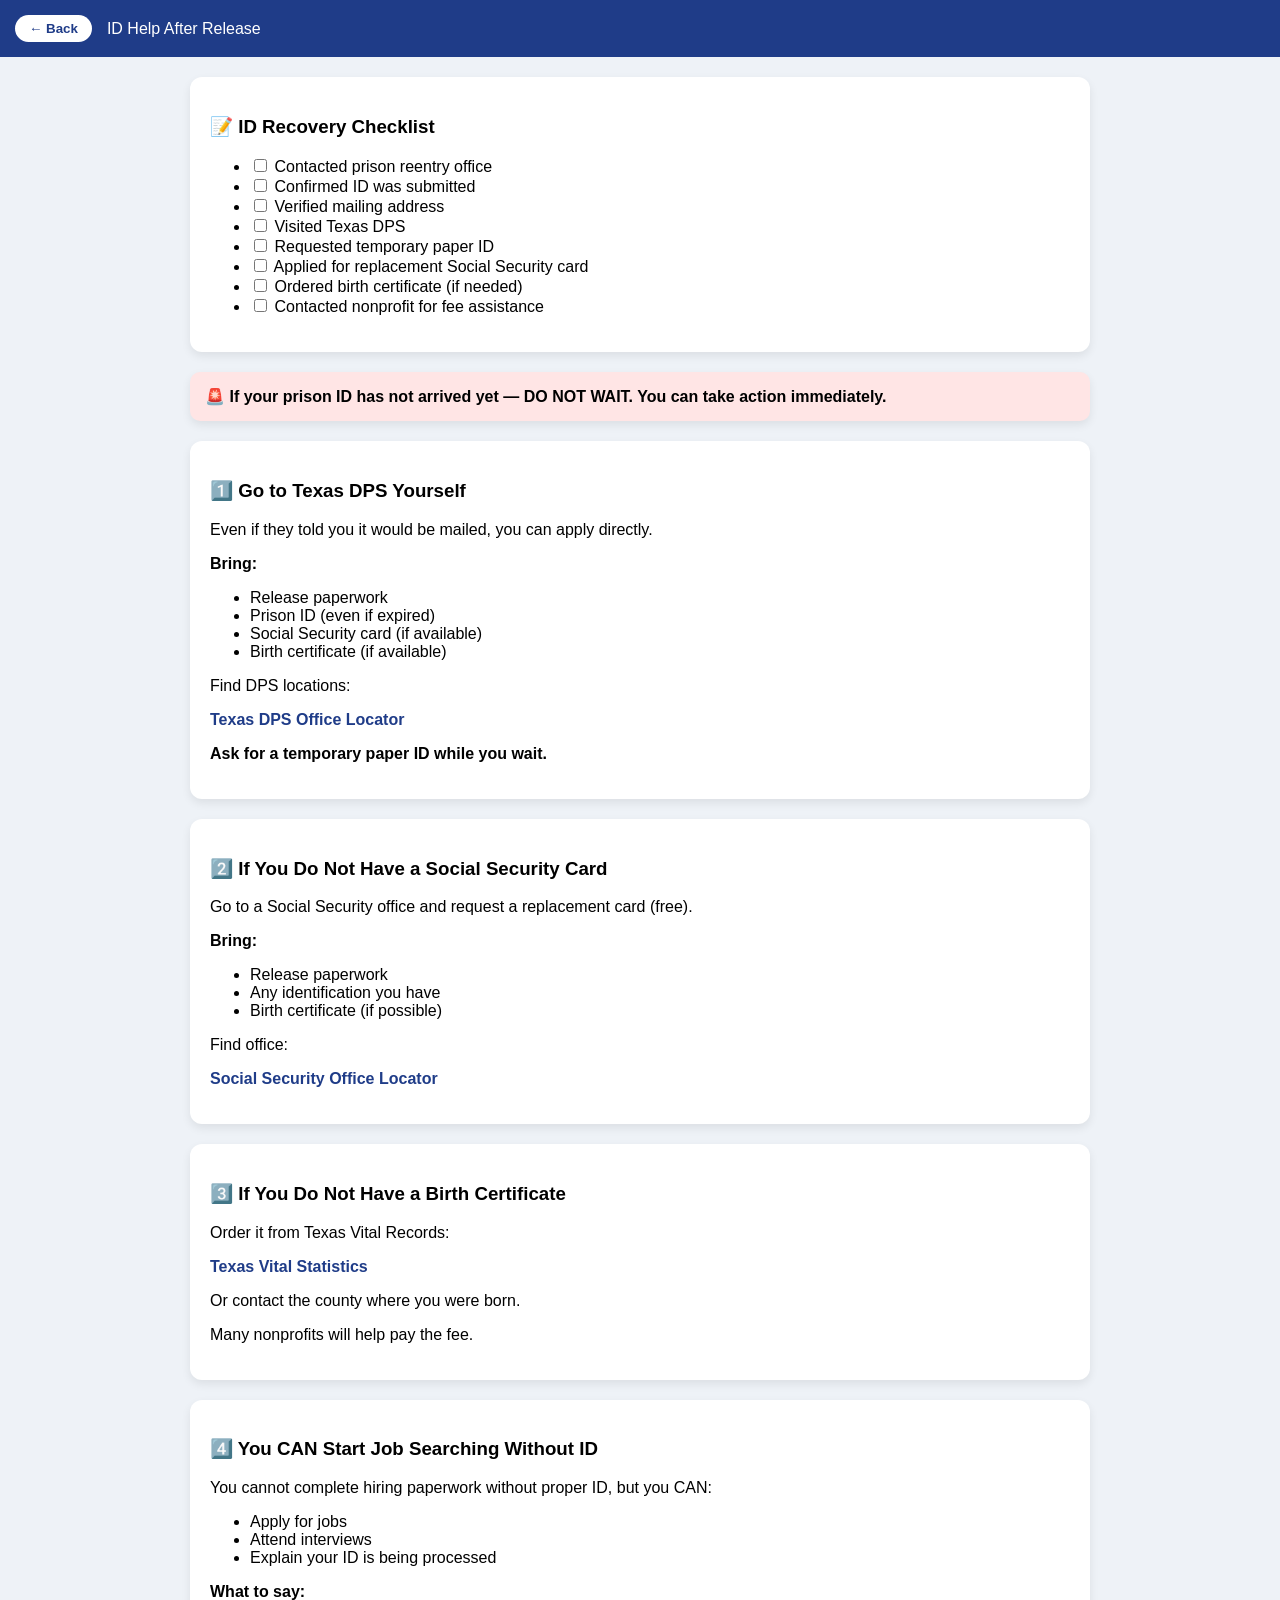
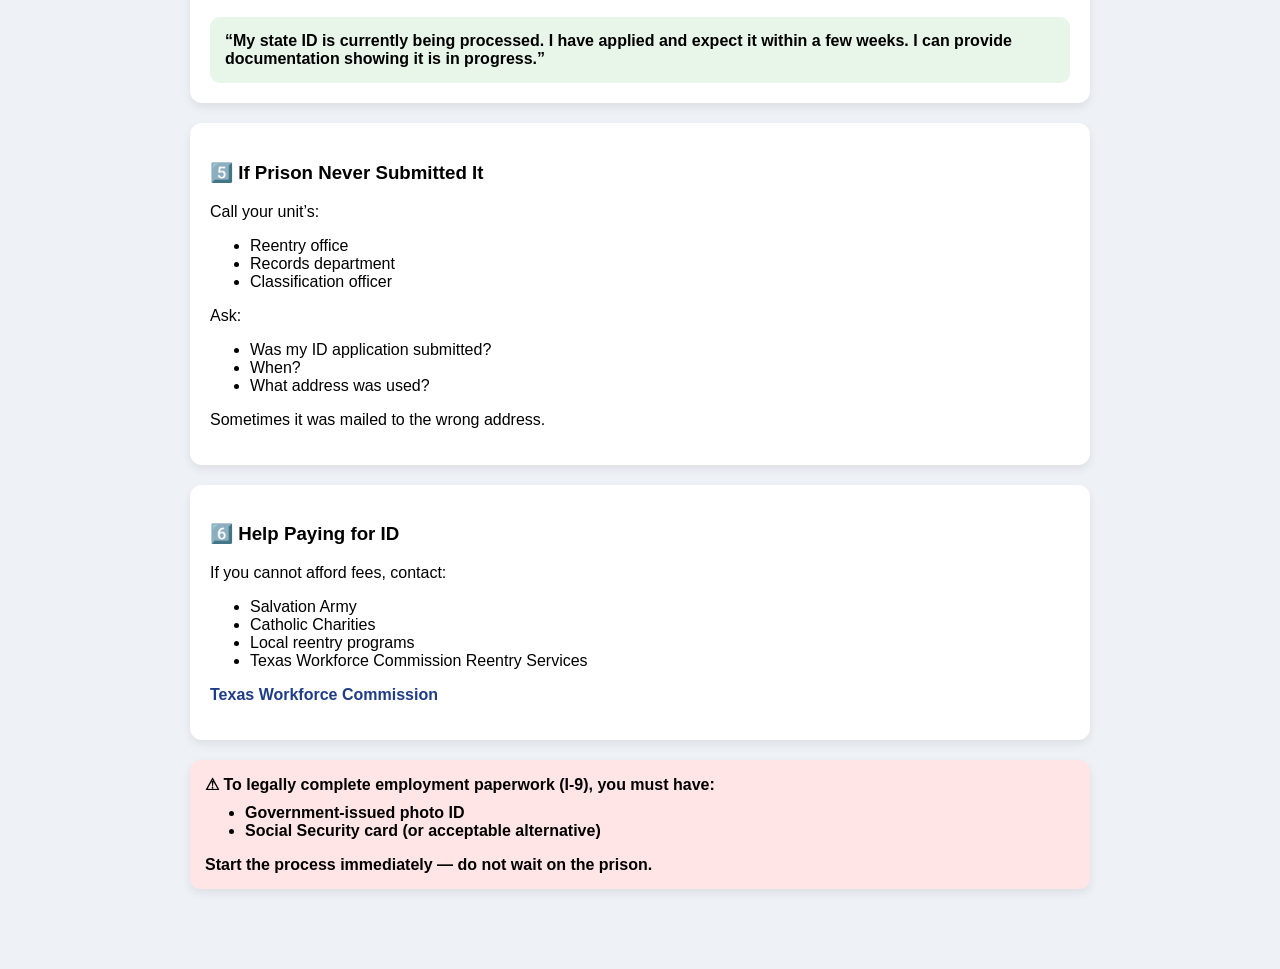
<file: id-help.html>
<!DOCTYPE html>
<html lang="en">
<head>
<meta charset="UTF-8">
<meta name="viewport" content="width=device-width, initial-scale=1.0">
<title>ID Help After Release | A New Me</title>

<style>
body {
  margin: 0;
  font-family: Arial, sans-serif;
  background: #eef2f7;
}

.app-header {
  display: flex;
  align-items: center;
  background: #1f3c88;
  color: white;
  padding: 15px;
}

.back-btn {
  background: white;
  color: #1f3c88;
  border: none;
  padding: 6px 14px;
  border-radius: 20px;
  cursor: pointer;
  margin-right: 15px;
  font-weight: bold;
}

.container {
  padding: 20px;
  max-width: 900px;
  margin: auto;
  padding-bottom: 60px;
}

.card {
  background: white;
  padding: 20px;
  border-radius: 12px;
  margin-bottom: 20px;
  box-shadow: 0 4px 10px rgba(0,0,0,0.08);
}

.warning {
  background: #ffe5e5;
  padding: 15px;
  border-radius: 10px;
  font-weight: bold;
}

.success {
  background: #e8f5e9;
  padding: 15px;
  border-radius: 10px;
  font-weight: bold;
}

ul, ol {
  margin-top: 10px;
}

a {
  color: #1f3c88;
  font-weight: bold;
  text-decoration: none;
}
</style>
</head>

<body>

<div class="app-header">
  <button type="button" onclick="goBack()" class="back-btn">&larr; Back</button>
  <div>ID Help After Release</div>
</div>

<div class="container">

<div class="card">
<h3>📝 ID Recovery Checklist</h3>

<ul>
<li><label><input type="checkbox" onchange="saveChecklist()"> Contacted prison reentry office</label></li>
<li><label><input type="checkbox" onchange="saveChecklist()"> Confirmed ID was submitted</label></li>
<li><label><input type="checkbox" onchange="saveChecklist()"> Verified mailing address</label></li>
<li><label><input type="checkbox" onchange="saveChecklist()"> Visited Texas DPS</label></li>
<li><label><input type="checkbox" onchange="saveChecklist()"> Requested temporary paper ID</label></li>
<li><label><input type="checkbox" onchange="saveChecklist()"> Applied for replacement Social Security card</label></li>
<li><label><input type="checkbox" onchange="saveChecklist()"> Ordered birth certificate (if needed)</label></li>
<li><label><input type="checkbox" onchange="saveChecklist()"> Contacted nonprofit for fee assistance</label></li>
</ul>

<p id="checkMessage" aria-live="polite"></p>
</div>

<div class="card warning">
🚨 If your prison ID has not arrived yet — DO NOT WAIT.
You can take action immediately.
</div>

<div class="card">
<h3>1️⃣ Go to Texas DPS Yourself</h3>

<p>Even if they told you it would be mailed, you can apply directly.</p>

<p><strong>Bring:</strong></p>
<ul>
<li>Release paperwork</li>
<li>Prison ID (even if expired)</li>
<li>Social Security card (if available)</li>
<li>Birth certificate (if available)</li>
</ul>

<p>Find DPS locations:</p>
<p><a href="https://www.dps.texas.gov/section/driver-license/driver-license-office-locations" target="_blank" rel="noopener noreferrer">
Texas DPS Office Locator
</a></p>

<p><strong>Ask for a temporary paper ID while you wait.</strong></p>
</div>

<div class="card">
<h3>2️⃣ If You Do Not Have a Social Security Card</h3>

<p>Go to a Social Security office and request a replacement card (free).</p>

<p><strong>Bring:</strong></p>
<ul>
<li>Release paperwork</li>
<li>Any identification you have</li>
<li>Birth certificate (if possible)</li>
</ul>

<p>Find office:</p>
<p><a href="https://www.ssa.gov/locator/" target="_blank" rel="noopener noreferrer">
Social Security Office Locator
</a></p>
</div>

<div class="card">
<h3>3️⃣ If You Do Not Have a Birth Certificate</h3>

<p>Order it from Texas Vital Records:</p>

<p><a href="https://www.dshs.texas.gov/vs" target="_blank" rel="noopener noreferrer">
Texas Vital Statistics
</a></p>

<p>Or contact the county where you were born.</p>

<p>Many nonprofits will help pay the fee.</p>
</div>

<div class="card">
<h3>4️⃣ You CAN Start Job Searching Without ID</h3>

<p>You cannot complete hiring paperwork without proper ID,
but you CAN:</p>

<ul>
<li>Apply for jobs</li>
<li>Attend interviews</li>
<li>Explain your ID is being processed</li>
</ul>

<p><strong>What to say:</strong></p>

<div class="success">
“My state ID is currently being processed. I have applied and expect it within a few weeks. I can provide documentation showing it is in progress.”
</div>
</div>

<div class="card">
<h3>5️⃣ If Prison Never Submitted It</h3>

<p>Call your unit’s:</p>
<ul>
<li>Reentry office</li>
<li>Records department</li>
<li>Classification officer</li>
</ul>

<p>Ask:</p>
<ul>
<li>Was my ID application submitted?</li>
<li>When?</li>
<li>What address was used?</li>
</ul>

<p>Sometimes it was mailed to the wrong address.</p>
</div>

<div class="card">
<h3>6️⃣ Help Paying for ID</h3>

<p>If you cannot afford fees, contact:</p>

<ul>
<li>Salvation Army</li>
<li>Catholic Charities</li>
<li>Local reentry programs</li>
<li>Texas Workforce Commission Reentry Services</li>
</ul>

<p><a href="https://www.twc.texas.gov" target="_blank" rel="noopener noreferrer">
Texas Workforce Commission
</a></p>
</div>

<div class="card warning">
⚠ To legally complete employment paperwork (I-9), you must have:
<ul>
<li>Government-issued photo ID</li>
<li>Social Security card (or acceptable alternative)</li>
</ul>
Start the process immediately — do not wait on the prison.
</div>

</div>

<script>
function goBack() {
  if (window.history.length > 1) {
    window.history.back();
    return;
  }
  window.location.href = 'index.html';
}

function saveChecklist() {
  const checkboxes = document.querySelectorAll("input[type='checkbox']");
  const states = [];

  checkboxes.forEach((box) => {
    states.push(box.checked);
  });

  localStorage.setItem('idChecklist', JSON.stringify(states));
  document.getElementById('checkMessage').innerText = `Checklist saved at ${new Date().toLocaleTimeString()}.`;
}

window.onload = function() {
  const saved = JSON.parse(localStorage.getItem('idChecklist'));
  if (saved) {
    const checkboxes = document.querySelectorAll("input[type='checkbox']");
    checkboxes.forEach((box, index) => {
      box.checked = saved[index] || false;
    });
    document.getElementById('checkMessage').innerText = 'Loaded your saved checklist from this device.';
  }
};
</script>

</body>
</html>
</file>
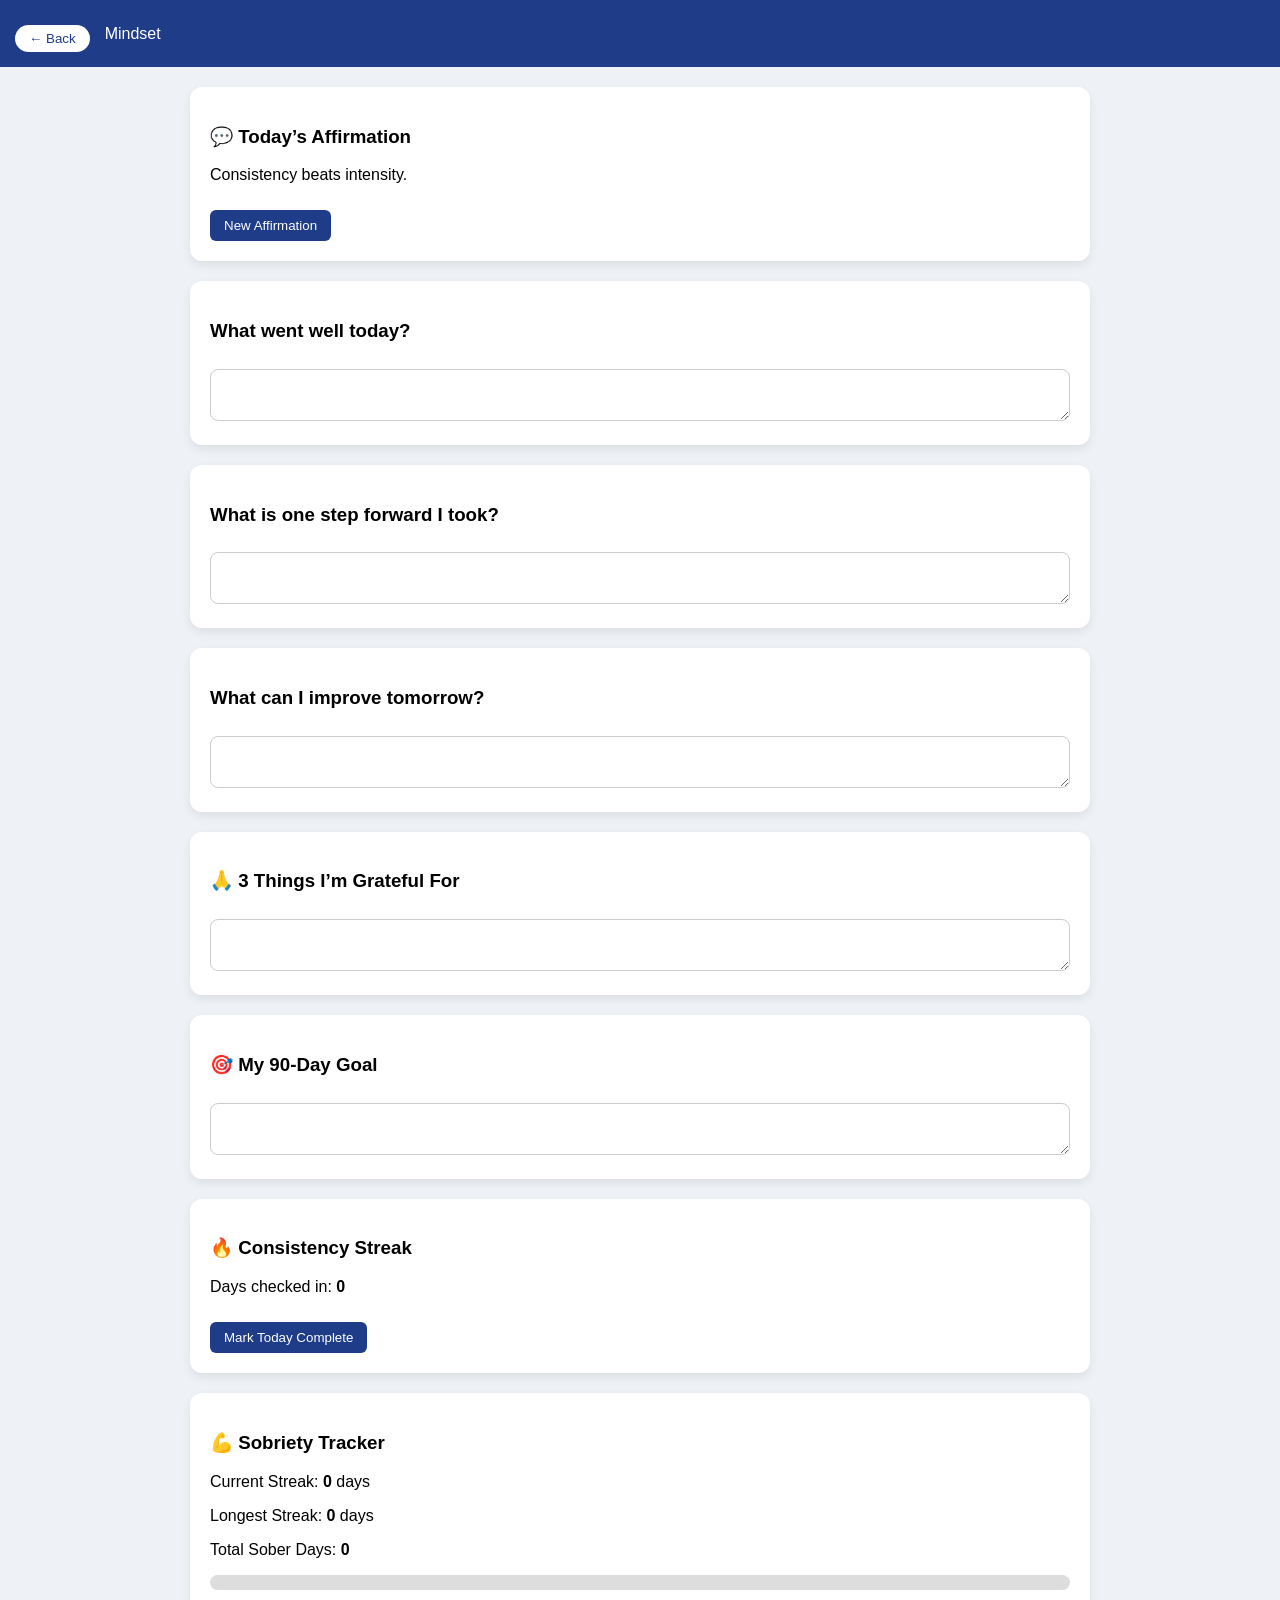
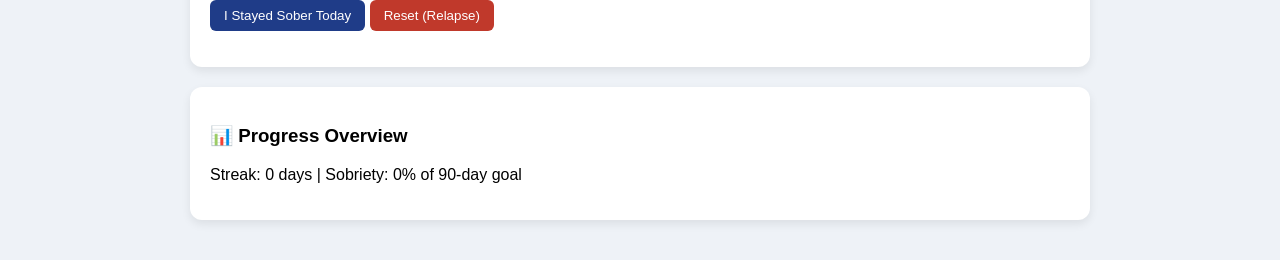
<file: mindset.html>
<!DOCTYPE html>
<html lang="en">
<head>
<meta charset="UTF-8">
<meta name="viewport" content="width=device-width, initial-scale=1.0">
<title>Mindset | A New Me</title>

<style>
body{margin:0;font-family:Arial;background:#eef2f7}
.app-header{display:flex;align-items:center;background:#1f3c88;color:#fff;padding:15px}
.back-btn{background:#fff;color:#1f3c88;border:none;padding:6px 14px;border-radius:20px;cursor:pointer;margin-right:15px}
.container{padding:20px;max-width:900px;margin:auto}
.card{background:#fff;padding:20px;border-radius:12px;margin-bottom:20px;box-shadow:0 4px 10px rgba(0,0,0,.08)}
textarea,input{width:100%;padding:10px;border-radius:8px;border:1px solid #ccc;margin-top:8px;box-sizing:border-box}
button{background:#1f3c88;color:#fff;border:none;padding:8px 14px;border-radius:6px;cursor:pointer;margin-top:10px}
.progress-bar{background:#ddd;border-radius:20px;overflow:hidden;height:15px;margin-top:10px}
.progress-fill{background:#1f3c88;height:100%;width:0%}
</style>
</head>

<body>

<div class="app-header">
<button onclick="goBack()" class="back-btn">&larr; Back</button>
<div>Mindset</div>
</div>

<div class="container">

<div class="card">
<h3>💬 Today’s Affirmation</h3>
<p id="affirmationText"></p>
<button onclick="newAffirmation()">New Affirmation</button>
</div>

<div class="card">
<h3>What went well today?</h3>
<textarea id="r1"></textarea>
</div>

<div class="card">
<h3>What is one step forward I took?</h3>
<textarea id="r2"></textarea>
</div>

<div class="card">
<h3>What can I improve tomorrow?</h3>
<textarea id="r3"></textarea>
</div>

<div class="card">
<h3>🙏 3 Things I’m Grateful For</h3>
<textarea id="gratitude"></textarea>
</div>

<div class="card">
<h3>🎯 My 90-Day Goal</h3>
<textarea id="goal90"></textarea>
</div>

<div class="card">
<h3>🔥 Consistency Streak</h3>
<p>Days checked in: <strong id="streakCount">0</strong></p>
<button onclick="updateStreak()">Mark Today Complete</button>
</div>

<div class="card">
<h3>💪 Sobriety Tracker</h3>
<p>Current Streak: <strong id="soberCurrent">0</strong> days</p>
<p>Longest Streak: <strong id="soberLongest">0</strong> days</p>
<p>Total Sober Days: <strong id="soberTotal">0</strong></p>

<div class="progress-bar">
<div id="progressFill" class="progress-fill"></div>
</div>

<button onclick="markSoberDay()">I Stayed Sober Today</button>
<button style="background:#c0392b;" onclick="resetSobriety()">Reset (Relapse)</button>

<p id="soberMessage" style="margin-top:10px;color:green;"></p>
</div>

<div class="card">
<h3>📊 Progress Overview</h3>
<p id="progressStats"></p>
</div>

</div>

<script>
document.addEventListener("DOMContentLoaded", function () {

const el = id => document.getElementById(id);

let data = JSON.parse(localStorage.getItem('mindsetData')) || {
r1:'',r2:'',r3:'',gratitude:'',goal90:'',
streak:0,lastCheckDate:null,
soberCurrent:0,soberLongest:0,soberTotal:0,lastSoberDate:null
};

function save(){
localStorage.setItem('mindsetData', JSON.stringify(data));
localStorage.setItem('mindsetBackup', JSON.stringify(data));
updateProgressStats();
}

// 🔐 streak lock
function enforce(){
if(!data.lastCheckDate) return;
const diff = Math.floor((new Date() - new Date(data.lastCheckDate))/(1000*60*60*24));
if(diff > 1){
data.streak = 0;
}
}
enforce();

// restore inputs
['r1','r2','r3','gratitude','goal90'].forEach(id=>{
el(id).value = data[id];
el(id).addEventListener('input', ()=>{
data[id] = el(id).value;
save();
runAI();
});
});

// load numbers
el('streakCount').innerText = data.streak;
el('soberCurrent').innerText = data.soberCurrent;
el('soberLongest').innerText = data.soberLongest;
el('soberTotal').innerText = data.soberTotal;

// streak
function updateStreak(){
const today = new Date().toDateString();
if(data.lastCheckDate === today) return alert("Already checked in today");
data.streak++;
data.lastCheckDate = today;
el('streakCount').innerText = data.streak;
save();
}

// sobriety
function markSoberDay(){
const today = new Date().toDateString();
if(data.lastSoberDate === today) return;
data.soberCurrent++;
data.soberTotal++;
data.lastSoberDate = today;
if(data.soberCurrent > data.soberLongest) data.soberLongest = data.soberCurrent;

el('soberCurrent').innerText = data.soberCurrent;
el('soberLongest').innerText = data.soberLongest;
el('soberTotal').innerText = data.soberTotal;

el('soberMessage').innerText = "Keep going. You got this.";
updateBar();
save();
}

// reset
function resetSobriety(){
if(confirm("Reset?")){
data.soberCurrent = 0;
data.lastSoberDate = null;
el('soberCurrent').innerText = 0;
save();
updateBar();
}
}

// progress bar
function updateBar(){
el('progressFill').style.width = Math.min((data.soberCurrent/90)*100,100)+'%';
}

// 📊 progress dashboard
function updateProgressStats(){
const percent = Math.min((data.soberCurrent/90)*100,100).toFixed(0);
el('progressStats').innerText =
`Streak: ${data.streak} days | Sobriety: ${percent}% of 90-day goal`;
}

// 🧠 AI
function runAI(){
const text = (data.r1+" "+data.r2+" "+data.r3).toLowerCase();

let msg = "Keep showing up. That’s how everything changes.";

if(text.includes("stress")||text.includes("hard")) msg="You’re handling pressure. That builds strength.";
if(text.includes("good")||text.includes("progress")) msg="Momentum is building. Stay locked in.";
if(text.includes("fail")) msg="Failure is feedback. Reset and move forward.";

el('affirmationText').innerText = msg;
}

// affirmations
const affirmations=[
'I am not my past. I am building my future.',
'Consistency beats intensity.',
'Progress, not perfection.'
];

function newAffirmation(){
el('affirmationText').innerText =
affirmations[Math.floor(Math.random()*affirmations.length)];
}

// back
function goBack(){
if(history.length>1) history.back();
else location.href='index.html';
}

// init
newAffirmation();
updateBar();
updateProgressStats();

// expose
window.updateStreak=updateStreak;
window.markSoberDay=markSoberDay;
window.resetSobriety=resetSobriety;
window.newAffirmation=newAffirmation;
window.goBack=goBack;

});
</script>

</body>
</html>
</file>
